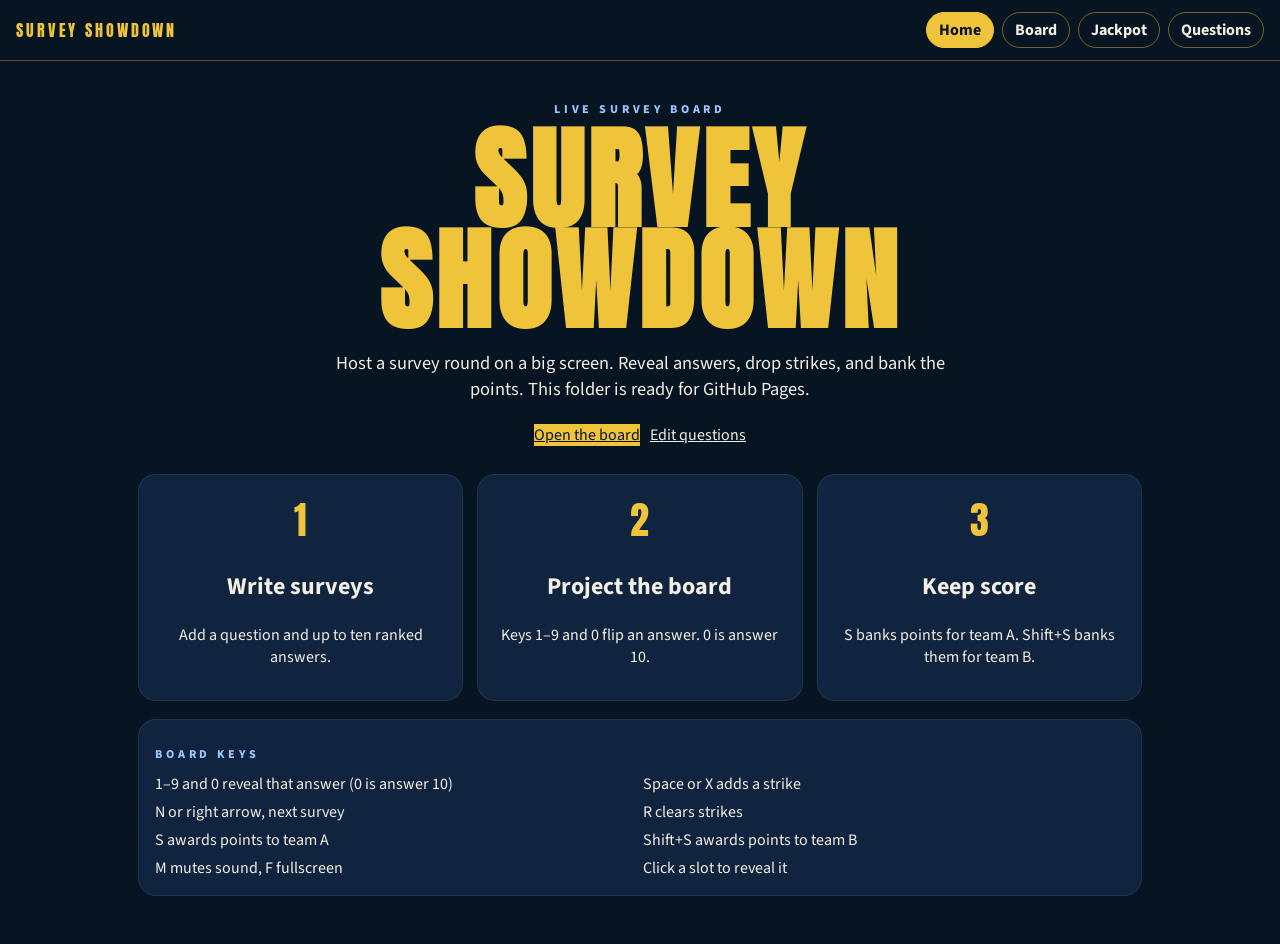
<file: index.html>
<!DOCTYPE html>
<html lang="en">
<head>
  <meta charset="UTF-8" />
  <meta name="viewport" content="width=device-width, initial-scale=1" />
  <title>Survey Showdown</title>
  <link rel="preconnect" href="https://fonts.googleapis.com" />
  <link href="https://fonts.googleapis.com/css2?family=Anton&family=Source+Sans+3:wght@400;700;800&display=swap" rel="stylesheet" />
  <style>
:root {
  --navy: #071422;
  --panel: #10243f;
  --gold: #f0c43a;
  --cream: #f4efe4;
  --blue: #9ec4ff;
  --red: #e23d4a;
}
* { box-sizing: border-box; }
html, body { margin: 0; min-height: 100%; background: var(--navy); color: var(--cream); font-family: "Source Sans 3", "Segoe UI", sans-serif; }
a { color: inherit; }
.nav {
  display: flex; flex-wrap: wrap; justify-content: space-between; align-items: center; gap: 12px;
  padding: 12px 16px; border-bottom: 1px solid rgba(240,196,58,.35); background: rgba(7,20,34,.92);
}
.brand { font-family: Anton, Impact, sans-serif; letter-spacing: .18em; color: var(--gold); text-decoration: none; }
.links { display: flex; gap: 8px; }
.links a, button, .file-label {
  border: 1px solid rgba(240,196,58,.45); border-radius: 999px; padding: 6px 12px;
  text-decoration: none; font-weight: 700; background: transparent; color: var(--cream); cursor: pointer;
}
.links a.active, .gold { background: var(--gold); color: var(--navy); border-color: var(--gold); }
.wrap { max-width: 1040px; margin: 0 auto; padding: 28px 18px 48px; }
h1 { font-family: Anton, Impact, sans-serif; font-size: clamp(3.2rem, 10vw, 7rem); line-height: .9; color: var(--gold); margin: 8px 0; letter-spacing: .04em; }
.lede { max-width: 640px; font-size: 1.15rem; }
.center { text-align: center; }
.kicker { letter-spacing: .32em; font-size: .75rem; font-weight: 800; color: var(--blue); }
.row { display: flex; flex-wrap: wrap; gap: 10px; justify-content: center; margin-top: 22px; }
.cards { display: grid; gap: 14px; margin-top: 28px; }
@media (min-width: 800px) { .cards { grid-template-columns: repeat(3, 1fr); } }
.card, .panel { background: var(--panel); border: 1px solid rgba(255,255,255,.08); border-radius: 18px; padding: 16px; }
.num { font-family: Anton, Impact, sans-serif; font-size: 2.4rem; color: var(--gold); }
.keys { display: grid; gap: 6px; margin-top: 10px; }
@media (min-width: 700px) { .keys { grid-template-columns: 1fr 1fr; } }
label { display: block; font-size: .85rem; font-weight: 700; margin-top: 10px; }
input, textarea {
  width: 100%; margin-top: 4px; border-radius: 10px; border: 1px solid rgba(255,255,255,.16);
  background: var(--navy); color: var(--cream); padding: 8px 10px; font: inherit;
}
.grid8 { display: grid; grid-template-columns: 1fr 5.5rem; gap: 8px; margin-top: 8px; }
.q { background: #071422; border-radius: 12px; padding: 12px; margin-top: 10px; }
.actions { display: flex; gap: 8px; margin-top: 8px; flex-wrap: wrap; }
.note { color: var(--gold); min-height: 1.2em; }
.board-page { min-height: 100vh; display: flex; flex-direction: column; }
.stage { max-width: 1100px; margin: 0 auto; width: 100%; padding: 10px; display: flex; flex-direction: column; gap: 10px; flex: 1; }
.scoreline { display: grid; grid-template-columns: 1fr auto 1fr; gap: 8px; align-items: stretch; }
.team { border: 2px solid var(--gold); border-radius: 12px; text-align: center; background: #10243f; padding: 6px; }
.team input { border: 0; text-align: center; font-weight: 800; letter-spacing: .14em; color: var(--gold); background: transparent; }
.team strong { display: block; font-size: clamp(2rem, 5vw, 3.2rem); }
.logo { font-family: Anton, Impact, sans-serif; color: var(--gold); letter-spacing: .16em; font-size: clamp(1.4rem, 3vw, 2.2rem); }
.question { border: 2px solid var(--gold); background: #12315a; border-radius: 12px; text-align: center; font-weight: 800; font-size: clamp(1.05rem, 2.4vw, 1.6rem); padding: 12px; }
body.board-page { height: 100vh; overflow: hidden; }
.board-page .stage { min-height: 0; height: 100%; }
.slots { flex: 1; min-height: 0; display: grid; gap: 6px; }
@media (min-width: 760px) {
  .slots { grid-template-columns: 1fr 1fr; grid-template-rows: repeat(5, minmax(0, 1fr)); }
}
.slot {
  min-height: 0; height: 100%; display: flex; border: 2px solid #2a4a7a; background: #0d2137; border-radius: 10px;
  overflow: hidden; color: inherit; text-align: left; padding: 0; width: 100%;
}
.slot.on { border-color: var(--gold); box-shadow: 0 0 16px rgba(240,196,58,.35); }
.slot .n { width: 48px; display: flex; align-items: center; justify-content: center; background: #1a3a6e; color: var(--gold); font-size: 1.4rem; font-weight: 900; }
.slot .body { flex: 1; display: flex; align-items: center; justify-content: space-between; padding: 0 12px; font-weight: 800; text-transform: uppercase; }
.slot .body span { opacity: 0; }
.slot.on .body span { opacity: 1; }
.slot .pts { color: var(--gold); font-size: 1.3rem; }
.slot.empty { opacity: .25; }
.strikes { display: flex; justify-content: center; gap: 12px; }
.x {
  width: 58px; height: 58px; border: 4px solid #555; border-radius: 12px; display: flex; align-items: center; justify-content: center;
  font-size: 2rem; font-weight: 900; color: transparent;
}
.x.on { border-color: var(--red); color: var(--red); background: #2a0a0a; }
.bigx { position: fixed; inset: 0; display: none; align-items: center; justify-content: center; font-size: 40vw; font-weight: 900; color: var(--red); pointer-events: none; }
.bigx.show { display: flex; }
.flash { position: fixed; top: 38%; left: 50%; transform: translateX(-50%); font-size: 5rem; font-weight: 900; color: var(--gold); pointer-events: none; display: none; }
.flash.show { display: block; }
.controls {
  position: sticky; bottom: 0; z-index: 5; flex: 0 0 auto;
  display: flex; flex-direction: column; gap: 8px; align-items: center;
  padding: 8px 4px 10px; background: #071422;
}
.controls .row-btns { display: flex; flex-wrap: wrap; gap: 8px; justify-content: center; }
.controls button {
  background: #1a3a6e; color: var(--cream); border-color: rgba(240,196,58,.55);
  padding: 8px 14px; font-size: 1rem;
}
.controls button.gold { background: var(--gold); color: var(--navy); }
.controls button.red { background: var(--red); color: white; border-color: var(--red); }
.controls button.num { min-width: 44px; padding-inline: 0; }
.red { background: var(--red); border-color: var(--red); }
.file-label input { display: none; }

</style>
</head>
<body data-page="home">
  <header class="nav">
    <a class="brand" href="index.html">SURVEY SHOWDOWN</a>
    <nav class="links">
      <a data-nav="home" href="index.html">Home</a>
      <a data-nav="board" href="board.html">Board</a>
      <a data-nav="jackpot" href="jackpot.html">Jackpot</a>
      <a data-nav="admin" href="admin.html">Questions</a>
    </nav>
  </header>
  <main class="wrap center">
    <p class="kicker">LIVE SURVEY BOARD</p>
    <h1>SURVEY<br />SHOWDOWN</h1>
    <p class="lede" style="margin-inline:auto">Host a survey round on a big screen. Reveal answers, drop strikes, and bank the points. This folder is ready for GitHub Pages.</p>
    <div class="row">
      <a class="gold" href="board.html">Open the board</a>
      <a href="admin.html">Edit questions</a>
    </div>
    <section class="cards">
      <article class="card"><div class="num">1</div><h2>Write surveys</h2><p>Add a question and up to ten ranked answers.</p></article>
      <article class="card"><div class="num">2</div><h2>Project the board</h2><p>Keys 1–9 and 0 flip an answer. 0 is answer 10.</p></article>
      <article class="card"><div class="num">3</div><h2>Keep score</h2><p>S banks points for team A. Shift+S banks them for team B.</p></article>
    </section>
    <section class="panel" style="margin-top:18px;text-align:left">
      <h2 class="kicker">BOARD KEYS</h2>
      <div class="keys">
        <div>1–9 and 0 reveal that answer (0 is answer 10)</div>
        <div>Space or X adds a strike</div>
        <div>N or right arrow, next survey</div>
        <div>R clears strikes</div>
        <div>S awards points to team A</div>
        <div>Shift+S awards points to team B</div>
        <div>M mutes sound, F fullscreen</div>
        <div>Click a slot to reveal it</div>
      </div>
    </section>
  </main>
  <script>
const KEY = "survey-showdown-v1";
const SETTINGS_KEY = "survey-showdown-settings";
const SCORES_KEY = "survey-showdown-scores";

const SAMPLES = [
  {
    id: "sample-sleep",
    question: "Name something people do when they cannot sleep",
    answers: [
      ["Count sheep", 28], ["Watch TV", 22], ["Read a book", 15], ["Warm milk", 12],
      ["Scroll a phone", 9], ["Listen to music", 6], ["Worry", 5], ["Get a snack", 3],
      ["Toss and turn", 2], ["Pray", 1],
    ],
  },
  {
    id: "sample-sick",
    question: "Name a reason people call in sick",
    answers: [
      ["Actually sick", 35], ["Need a day off", 18], ["Kids are home", 14], ["Doctor visit", 12],
      ["Too tired", 8], ["Bad weather", 6], ["Overslept", 4], ["Car trouble", 3],
      ["Appointment", 2], ["Migraine", 1],
    ],
  },
  {
    id: "sample-drawer",
    question: "Name something you find in a kitchen drawer",
    answers: [
      ["Utensils", 32], ["Junk mail", 20], ["Batteries", 14], ["Rubber bands", 10],
      ["Tape", 8], ["Scissors", 7], ["Takeout menus", 5], ["Matches", 4],
      ["Twist ties", 2], ["Coupons", 1],
    ],
  },
].map(pack);

function pack(row) {
  return {
    id: row.id,
    question: row.question,
    answers: row.answers.map(([text, points]) => ({ text, points })),
  };
}

function uid() {
  return Math.random().toString(36).slice(2, 10);
}

function loadSurveys() {
  try {
    const raw = localStorage.getItem(KEY);
    const parsed = raw ? JSON.parse(raw) : null;
    if (!Array.isArray(parsed) || !parsed.length) return SAMPLES;
    return parsed;
  } catch {
    return SAMPLES;
  }
}

function saveSurveys(list) {
  localStorage.setItem(KEY, JSON.stringify(list));
}

function loadSettings() {
  try {
    return JSON.parse(localStorage.getItem(SETTINGS_KEY) || "{}");
  } catch {
    return {};
  }
}

function normalize(input) {
  const answers = (input.answers || [])
    .map((a) => ({ text: String(a.text || "").trim(), points: Math.max(0, Math.round(Number(a.points) || 0)) }))
    .filter((a) => a.text)
    .sort((a, b) => b.points - a.points)
    .slice(0, 10);
  return { id: input.id || uid(), question: String(input.question || "").trim(), answers };
}

const audioBag = { ctx: null, muted: false };

function audio() {
  if (!audioBag.ctx) audioBag.ctx = new AudioContext();
  if (audioBag.ctx.state === "suspended") audioBag.ctx.resume();
  return audioBag.ctx;
}

function tone(freq, duration, type, gainValue, when = 0) {
  if (audioBag.muted) return;
  const a = audio();
  const osc = a.createOscillator();
  const gain = a.createGain();
  osc.type = type;
  osc.frequency.value = freq;
  const t = a.currentTime + when;
  gain.gain.setValueAtTime(0.0001, t);
  gain.gain.exponentialRampToValueAtTime(gainValue, t + 0.012);
  gain.gain.exponentialRampToValueAtTime(0.0001, t + duration);
  osc.connect(gain);
  gain.connect(a.destination);
  osc.start(t);
  osc.stop(t + duration + 0.02);
}

const sounds = {
  reveal() { tone(880, 0.16, "sine", 0.28); tone(1175, 0.32, "sine", 0.22, 0.06); },
  strike() { tone(110, 0.42, "sawtooth", 0.22); tone(78, 0.4, "square", 0.12); },
  points() { [523, 659, 784, 1046].forEach((f, i) => tone(f, 0.26, "triangle", 0.22, i * 0.07)); },
  next() { tone(320, 0.14, "sine", 0.12); },
  toggle() { audioBag.muted = !audioBag.muted; return audioBag.muted; },
};

function nav(active) {
  document.querySelectorAll("[data-nav]").forEach((el) => {
    if (el.getAttribute("data-nav") === active) el.classList.add("active");
  });
}

function bootAdmin() {
  nav("admin");
  let surveys = loadSurveys();
  const settings = loadSettings();
  const question = document.querySelector("#question");
  const note = document.querySelector("#note");
  const list = document.querySelector("#list");
  const url = document.querySelector("#url");
  const key = document.querySelector("#key");
  const editing = { id: "" };
  url.value = settings.url || "";
  key.value = settings.anonKey || "";

  const inputs = [...document.querySelectorAll("[data-answer]")];
  const points = [...document.querySelectorAll("[data-points]")];

  function clearForm() {
    editing.id = "";
    question.value = "";
    inputs.forEach((el) => { el.value = ""; });
    points.forEach((el) => { el.value = ""; });
  }

  function render() {
    list.innerHTML = surveys.map((s) => `
      <article class="q">
        <strong>${escapeHtml(s.question)}</strong>
        <p>${escapeHtml(s.answers.map((a) => `${a.text} (${a.points})`).join(" · "))}</p>
        <div class="actions">
          <button type="button" data-edit="${s.id}">Edit</button>
          <button type="button" class="red" data-del="${s.id}">Delete</button>
        </div>
      </article>`).join("") || "<p>No questions yet.</p>";
  }

  document.querySelector("#form").addEventListener("submit", (e) => {
    e.preventDefault();
    const clean = normalize({
      id: editing.id,
      question: question.value,
      answers: inputs.map((el, i) => ({ text: el.value, points: points[i].value })),
    });
    if (!clean.question || !clean.answers.length) {
      note.textContent = "Add a question and at least one answer.";
      return;
    }
    surveys = surveys.some((s) => s.id === clean.id)
      ? surveys.map((s) => (s.id === clean.id ? clean : s))
      : [...surveys, clean];
    saveSurveys(surveys);
    clearForm();
    render();
    note.textContent = "Saved in this browser.";
  });

  list.addEventListener("click", (e) => {
    const edit = e.target.closest("[data-edit]");
    const del = e.target.closest("[data-del]");
    if (edit) {
      const found = surveys.find((s) => s.id === edit.dataset.edit);
      if (!found) return;
      editing.id = found.id;
      question.value = found.question;
      inputs.forEach((el, i) => { el.value = found.answers[i]?.text || ""; });
      points.forEach((el, i) => { el.value = found.answers[i]?.points || ""; });
      window.scrollTo({ top: 0, behavior: "smooth" });
    }
    if (del) {
      surveys = surveys.filter((s) => s.id !== del.dataset.del);
      saveSurveys(surveys);
      render();
    }
  });

  document.querySelector("#upload").addEventListener("click", async () => {
    const cloud = { url: url.value.trim(), anonKey: key.value.trim() };
    localStorage.setItem(SETTINGS_KEY, JSON.stringify(cloud));
    if (!cloud.url || !cloud.anonKey) return (note.textContent = "Add a Supabase URL and anon key.");
    const res = await fetch(cloud.url.replace(/\/+$/, "") + "/rest/v1/surveys", {
      method: "POST",
      headers: {
        apikey: cloud.anonKey,
        Authorization: "Bearer " + cloud.anonKey,
        "Content-Type": "application/json",
        Prefer: "resolution=merge-duplicates,return=minimal",
      },
      body: JSON.stringify(surveys),
    });
    note.textContent = res.ok ? "Uploaded to Supabase." : "Upload failed (" + res.status + ")";
  });

  document.querySelector("#download").addEventListener("click", async () => {
    const cloud = { url: url.value.trim(), anonKey: key.value.trim() };
    localStorage.setItem(SETTINGS_KEY, JSON.stringify(cloud));
    if (!cloud.url || !cloud.anonKey) return (note.textContent = "Add a Supabase URL and anon key.");
    const res = await fetch(cloud.url.replace(/\/+$/, "") + "/rest/v1/surveys?select=id,question,answers", {
      headers: { apikey: cloud.anonKey, Authorization: "Bearer " + cloud.anonKey },
    });
    if (!res.ok) return (note.textContent = "Download failed (" + res.status + ")");
    const rows = await res.json();
    surveys = rows.map(normalize).filter((s) => s.question);
    saveSurveys(surveys);
    render();
    note.textContent = "Loaded " + surveys.length + " surveys.";
  });

  document.querySelector("#export").addEventListener("click", () => {
    const blob = new Blob([JSON.stringify(surveys, null, 2)], { type: "application/json" });
    const href = URL.createObjectURL(blob);
    const a = document.createElement("a");
    a.href = href;
    a.download = "surveys.json";
    a.click();
    URL.revokeObjectURL(href);
  });

  document.querySelector("#import").addEventListener("change", (e) => {
    const file = e.target.files[0];
    if (!file) return;
    const reader = new FileReader();
    reader.onload = () => {
      surveys = JSON.parse(String(reader.result)).map(normalize).filter((s) => s.question);
      saveSurveys(surveys);
      render();
      note.textContent = "Imported " + surveys.length + " surveys.";
    };
    reader.readAsText(file);
  });

  render();
}

function escapeHtml(value) {
  return String(value).replace(/[&<>"']/g, (ch) => {
    const code = ch.charCodeAt(0);
    if (code === 38) return "&" + "amp;";
    if (code === 60) return "&" + "lt;";
    if (code === 62) return "&" + "gt;";
    if (code === 34) return "&" + "quot;";
    return "&" + "#39;";
  });
}

function bootBoard() {
  nav("board");
  const surveys = loadSurveys();
  let index = 0;
  let open = new Set();
  let strikes = 0;
  let scores = JSON.parse(localStorage.getItem(SCORES_KEY) || "null") || {
    leftName: "TEAM A", rightName: "TEAM B", leftScore: 0, rightScore: 0,
  };
  const question = document.querySelector("#question");
  const slots = document.querySelector("#slots");
  const count = document.querySelector("#count");
  const strikeEls = [...document.querySelectorAll("[data-strike]")];
  const bigx = document.querySelector("#bigx");
  const flash = document.querySelector("#flash");
  const leftName = document.querySelector("#left-name");
  const rightName = document.querySelector("#right-name");
  const leftScore = document.querySelector("#left-score");
  const rightScore = document.querySelector("#right-score");

  function paintScores() {
    leftName.value = scores.leftName;
    rightName.value = scores.rightName;
    leftScore.textContent = scores.leftScore;
    rightScore.textContent = scores.rightScore;
    localStorage.setItem(SCORES_KEY, JSON.stringify(scores));
  }

  function paint() {
    const survey = surveys[index];
    count.textContent = index + 1 + " / " + surveys.length;
    question.textContent = survey.question;
    slots.innerHTML = Array.from({ length: 10 }, (_, i) => {
      const answer = survey.answers[i];
      if (!answer) return `<div class="slot empty"><span class="n">${i + 1}</span></div>`;
      const on = open.has(i) ? " on" : "";
      return `<button class="slot${on}" data-slot="${i}"><span class="n">${i + 1}</span><span class="body"><span>${escapeHtml(answer.text)}</span><span class="pts">${answer.points}</span></span></button>`;
    }).join("");
    strikeEls.forEach((el, i) => el.classList.toggle("on", strikes > i));
    paintScores();
  }

  function reveal(i) {
    const survey = surveys[index];
    if (!survey.answers[i] || open.has(i)) return;
    open.add(i);
    sounds.reveal();
    paint();
  }

  function addStrike() {
    if (strikes >= 3) return;
    strikes += 1;
    sounds.strike();
    bigx.classList.add("show");
    setTimeout(() => { bigx.classList.remove("show"); }, 700);
    paint();
  }

  function award(side) {
    const survey = surveys[index];
    let total = 0;
    open.forEach((i) => { total += survey.answers[i].points; });
    if (!total) return;
    scores[side] += total;
    sounds.points();
    flash.classList.add("show");
    flash.textContent = "+" + total;
    setTimeout(() => { flash.classList.remove("show"); }, 1100);
    paintScores();
  }

  function go(delta) {
    index = (index + delta + surveys.length) % surveys.length;
    open = new Set();
    strikes = 0;
    sounds.next();
    paint();
  }

  slots.addEventListener("click", (e) => {
    const slot = e.target.closest("[data-slot]");
    if (slot) reveal(Number(slot.dataset.slot));
  });
  document.querySelector("#strike").addEventListener("click", addStrike);
  document.querySelector("#clear").addEventListener("click", () => { strikes = 0; paint(); });
  document.querySelector("#points-a").addEventListener("click", () => award("leftScore"));
  document.querySelector("#points-b").addEventListener("click", () => award("rightScore"));
  document.querySelector("#prev").addEventListener("click", () => go(-1));
  document.querySelector("#next").addEventListener("click", () => go(1));
  document.querySelector("#mute").addEventListener("click", (e) => {
    e.currentTarget.textContent = sounds.toggle() ? "Sound off" : "Sound on";
  });
  leftName.addEventListener("input", () => { scores.leftName = leftName.value.toUpperCase(); paintScores(); });
  rightName.addEventListener("input", () => { scores.rightName = rightName.value.toUpperCase(); paintScores(); });

  window.addEventListener("keydown", (e) => {
    if (e.target.tagName === "INPUT" || e.target.tagName === "TEXTAREA") return;
    const key = e.key.toLowerCase();
    if (key >= "1" && key <= "9") reveal(Number(key) - 1);
    if (key === "0") reveal(9);
    if (key === " " || key === "x") { e.preventDefault(); addStrike(); }
    if (key === "n" || key === "arrowright") go(1);
    if (key === "arrowleft") go(-1);
    if (key === "r") { strikes = 0; paint(); }
    if (key === "s") award(e.shiftKey ? "rightScore" : "leftScore");
    if (key === "m") document.querySelector("#mute").click();
    if (key === "f") {
      if (!document.fullscreenElement) document.documentElement.requestFullscreen();
      else document.exitFullscreen();
    }
  });

  if (!surveys.length) {
    question.textContent = "Add a question first.";
    return;
  }
  paint();
}

document.addEventListener("DOMContentLoaded", () => {
  const page = document.body.dataset.page;
  if (page === "admin") bootAdmin();
  if (page === "board") bootBoard();
  if (page === "home") nav("home");
});

</script>
</body>
</html>
</file>
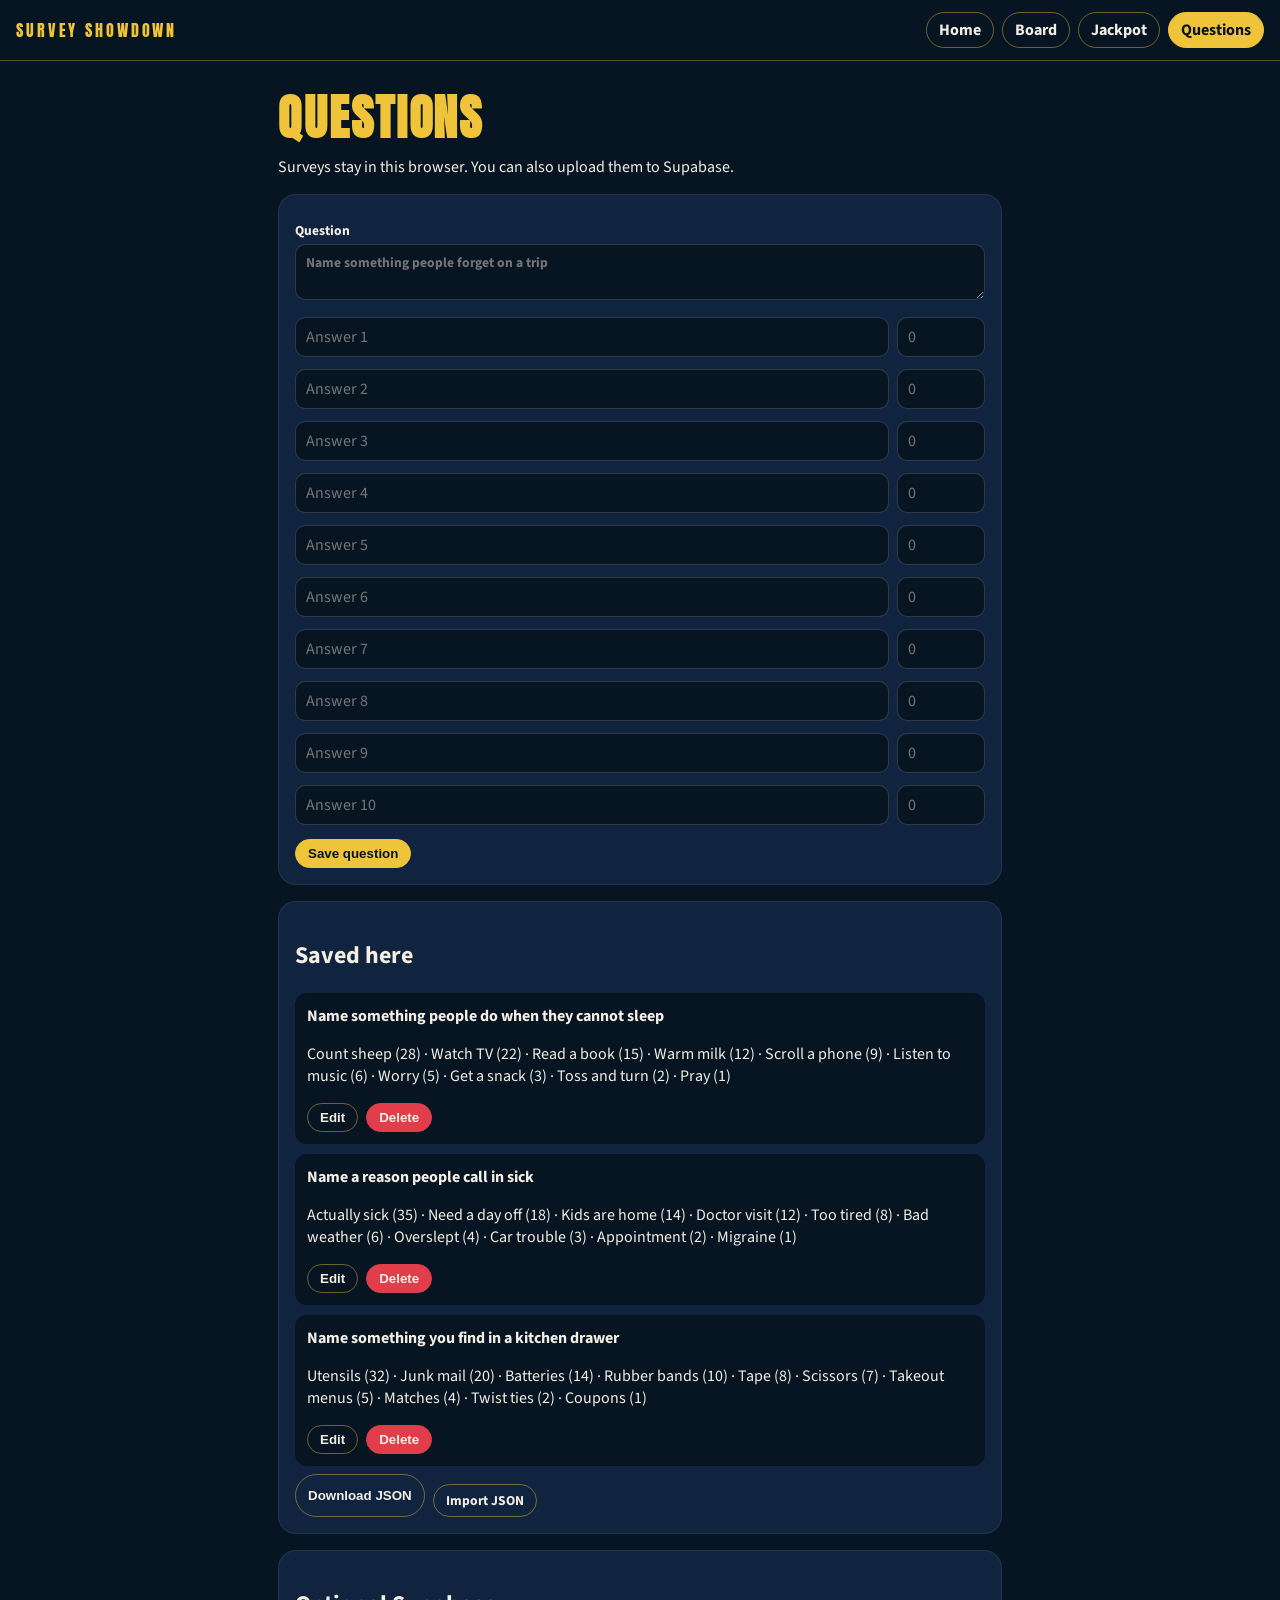
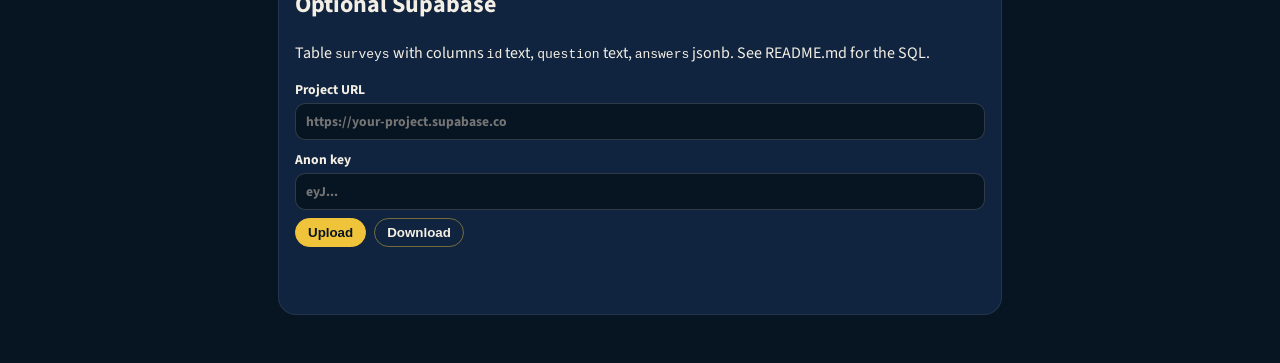
<file: admin.html>
<!DOCTYPE html>
<html lang="en">
<head>
  <meta charset="UTF-8" />
  <meta name="viewport" content="width=device-width, initial-scale=1" />
  <title>Questions · Survey Showdown</title>
  <link rel="preconnect" href="https://fonts.googleapis.com" />
  <link href="https://fonts.googleapis.com/css2?family=Anton&family=Source+Sans+3:wght@400;700;800&display=swap" rel="stylesheet" />
  <style>
:root {
  --navy: #071422;
  --panel: #10243f;
  --gold: #f0c43a;
  --cream: #f4efe4;
  --blue: #9ec4ff;
  --red: #e23d4a;
}
* { box-sizing: border-box; }
html, body { margin: 0; min-height: 100%; background: var(--navy); color: var(--cream); font-family: "Source Sans 3", "Segoe UI", sans-serif; }
a { color: inherit; }
.nav {
  display: flex; flex-wrap: wrap; justify-content: space-between; align-items: center; gap: 12px;
  padding: 12px 16px; border-bottom: 1px solid rgba(240,196,58,.35); background: rgba(7,20,34,.92);
}
.brand { font-family: Anton, Impact, sans-serif; letter-spacing: .18em; color: var(--gold); text-decoration: none; }
.links { display: flex; gap: 8px; }
.links a, button, .file-label {
  border: 1px solid rgba(240,196,58,.45); border-radius: 999px; padding: 6px 12px;
  text-decoration: none; font-weight: 700; background: transparent; color: var(--cream); cursor: pointer;
}
.links a.active, .gold { background: var(--gold); color: var(--navy); border-color: var(--gold); }
.wrap { max-width: 1040px; margin: 0 auto; padding: 28px 18px 48px; }
h1 { font-family: Anton, Impact, sans-serif; font-size: clamp(3.2rem, 10vw, 7rem); line-height: .9; color: var(--gold); margin: 8px 0; letter-spacing: .04em; }
.lede { max-width: 640px; font-size: 1.15rem; }
.center { text-align: center; }
.kicker { letter-spacing: .32em; font-size: .75rem; font-weight: 800; color: var(--blue); }
.row { display: flex; flex-wrap: wrap; gap: 10px; justify-content: center; margin-top: 22px; }
.cards { display: grid; gap: 14px; margin-top: 28px; }
@media (min-width: 800px) { .cards { grid-template-columns: repeat(3, 1fr); } }
.card, .panel { background: var(--panel); border: 1px solid rgba(255,255,255,.08); border-radius: 18px; padding: 16px; }
.num { font-family: Anton, Impact, sans-serif; font-size: 2.4rem; color: var(--gold); }
.keys { display: grid; gap: 6px; margin-top: 10px; }
@media (min-width: 700px) { .keys { grid-template-columns: 1fr 1fr; } }
label { display: block; font-size: .85rem; font-weight: 700; margin-top: 10px; }
input, textarea {
  width: 100%; margin-top: 4px; border-radius: 10px; border: 1px solid rgba(255,255,255,.16);
  background: var(--navy); color: var(--cream); padding: 8px 10px; font: inherit;
}
.grid8 { display: grid; grid-template-columns: 1fr 5.5rem; gap: 8px; margin-top: 8px; }
.q { background: #071422; border-radius: 12px; padding: 12px; margin-top: 10px; }
.actions { display: flex; gap: 8px; margin-top: 8px; flex-wrap: wrap; }
.note { color: var(--gold); min-height: 1.2em; }
.board-page { min-height: 100vh; display: flex; flex-direction: column; }
.stage { max-width: 1100px; margin: 0 auto; width: 100%; padding: 10px; display: flex; flex-direction: column; gap: 10px; flex: 1; }
.scoreline { display: grid; grid-template-columns: 1fr auto 1fr; gap: 8px; align-items: stretch; }
.team { border: 2px solid var(--gold); border-radius: 12px; text-align: center; background: #10243f; padding: 6px; }
.team input { border: 0; text-align: center; font-weight: 800; letter-spacing: .14em; color: var(--gold); background: transparent; }
.team strong { display: block; font-size: clamp(2rem, 5vw, 3.2rem); }
.logo { font-family: Anton, Impact, sans-serif; color: var(--gold); letter-spacing: .16em; font-size: clamp(1.4rem, 3vw, 2.2rem); }
.question { border: 2px solid var(--gold); background: #12315a; border-radius: 12px; text-align: center; font-weight: 800; font-size: clamp(1.05rem, 2.4vw, 1.6rem); padding: 12px; }
body.board-page { height: 100vh; overflow: hidden; }
.board-page .stage { min-height: 0; height: 100%; }
.slots { flex: 1; min-height: 0; display: grid; gap: 6px; }
@media (min-width: 760px) {
  .slots { grid-template-columns: 1fr 1fr; grid-template-rows: repeat(5, minmax(0, 1fr)); }
}
.slot {
  min-height: 0; height: 100%; display: flex; border: 2px solid #2a4a7a; background: #0d2137; border-radius: 10px;
  overflow: hidden; color: inherit; text-align: left; padding: 0; width: 100%;
}
.slot.on { border-color: var(--gold); box-shadow: 0 0 16px rgba(240,196,58,.35); }
.slot .n { width: 48px; display: flex; align-items: center; justify-content: center; background: #1a3a6e; color: var(--gold); font-size: 1.4rem; font-weight: 900; }
.slot .body { flex: 1; display: flex; align-items: center; justify-content: space-between; padding: 0 12px; font-weight: 800; text-transform: uppercase; }
.slot .body span { opacity: 0; }
.slot.on .body span { opacity: 1; }
.slot .pts { color: var(--gold); font-size: 1.3rem; }
.slot.empty { opacity: .25; }
.strikes { display: flex; justify-content: center; gap: 12px; }
.x {
  width: 58px; height: 58px; border: 4px solid #555; border-radius: 12px; display: flex; align-items: center; justify-content: center;
  font-size: 2rem; font-weight: 900; color: transparent;
}
.x.on { border-color: var(--red); color: var(--red); background: #2a0a0a; }
.bigx { position: fixed; inset: 0; display: none; align-items: center; justify-content: center; font-size: 40vw; font-weight: 900; color: var(--red); pointer-events: none; }
.bigx.show { display: flex; }
.flash { position: fixed; top: 38%; left: 50%; transform: translateX(-50%); font-size: 5rem; font-weight: 900; color: var(--gold); pointer-events: none; display: none; }
.flash.show { display: block; }
.controls {
  position: sticky; bottom: 0; z-index: 5; flex: 0 0 auto;
  display: flex; flex-direction: column; gap: 8px; align-items: center;
  padding: 8px 4px 10px; background: #071422;
}
.controls .row-btns { display: flex; flex-wrap: wrap; gap: 8px; justify-content: center; }
.controls button {
  background: #1a3a6e; color: var(--cream); border-color: rgba(240,196,58,.55);
  padding: 8px 14px; font-size: 1rem;
}
.controls button.gold { background: var(--gold); color: var(--navy); }
.controls button.red { background: var(--red); color: white; border-color: var(--red); }
.controls button.num { min-width: 44px; padding-inline: 0; }
.red { background: var(--red); border-color: var(--red); }
.file-label input { display: none; }

</style>
</head>
<body data-page="admin">
  <header class="nav">
    <a class="brand" href="index.html">SURVEY SHOWDOWN</a>
    <nav class="links">
      <a data-nav="home" href="index.html">Home</a>
      <a data-nav="board" href="board.html">Board</a>
      <a data-nav="jackpot" href="jackpot.html">Jackpot</a>
      <a data-nav="admin" href="admin.html">Questions</a>
    </nav>
  </header>
  <main class="wrap" style="max-width:760px">
    <h1 style="font-size:3rem">QUESTIONS</h1>
    <p>Surveys stay in this browser. You can also upload them to Supabase.</p>
    <form id="form" class="panel">
      <label>Question<textarea id="question" rows="2" required placeholder="Name something people forget on a trip"></textarea></label>
      <div id="answers"></div>
      <button class="gold" style="margin-top:14px" type="submit">Save question</button>
    </form>
    <section class="panel" style="margin-top:16px">
      <h2>Saved here</h2>
      <div id="list"></div>
      <div class="actions">
        <button id="export" type="button">Download JSON</button>
        <label class="file-label">Import JSON<input id="import" type="file" accept="application/json" /></label>
      </div>
    </section>
    <section class="panel" style="margin-top:16px">
      <h2>Optional Supabase</h2>
      <p>Table <code>surveys</code> with columns <code>id</code> text, <code>question</code> text, <code>answers</code> jsonb. See README.md for the SQL.</p>
      <label>Project URL<input id="url" placeholder="https://your-project.supabase.co" /></label>
      <label>Anon key<input id="key" placeholder="eyJ..." /></label>
      <div class="actions">
        <button id="upload" class="gold" type="button">Upload</button>
        <button id="download" type="button">Download</button>
      </div>
      <p id="note" class="note"></p>
    </section>
  </main>
  <script>
    document.getElementById("answers").innerHTML = Array.from({ length: 10 }, (_, i) => `
      <div class="grid8">
        <input data-answer placeholder="Answer ${i + 1}" />
        <input data-points type="number" min="0" placeholder="0" />
      </div>`).join("");
  </script>
  <script>
const KEY = "survey-showdown-v1";
const SETTINGS_KEY = "survey-showdown-settings";
const SCORES_KEY = "survey-showdown-scores";

const SAMPLES = [
  {
    id: "sample-sleep",
    question: "Name something people do when they cannot sleep",
    answers: [
      ["Count sheep", 28], ["Watch TV", 22], ["Read a book", 15], ["Warm milk", 12],
      ["Scroll a phone", 9], ["Listen to music", 6], ["Worry", 5], ["Get a snack", 3],
      ["Toss and turn", 2], ["Pray", 1],
    ],
  },
  {
    id: "sample-sick",
    question: "Name a reason people call in sick",
    answers: [
      ["Actually sick", 35], ["Need a day off", 18], ["Kids are home", 14], ["Doctor visit", 12],
      ["Too tired", 8], ["Bad weather", 6], ["Overslept", 4], ["Car trouble", 3],
      ["Appointment", 2], ["Migraine", 1],
    ],
  },
  {
    id: "sample-drawer",
    question: "Name something you find in a kitchen drawer",
    answers: [
      ["Utensils", 32], ["Junk mail", 20], ["Batteries", 14], ["Rubber bands", 10],
      ["Tape", 8], ["Scissors", 7], ["Takeout menus", 5], ["Matches", 4],
      ["Twist ties", 2], ["Coupons", 1],
    ],
  },
].map(pack);

function pack(row) {
  return {
    id: row.id,
    question: row.question,
    answers: row.answers.map(([text, points]) => ({ text, points })),
  };
}

function uid() {
  return Math.random().toString(36).slice(2, 10);
}

function loadSurveys() {
  try {
    const raw = localStorage.getItem(KEY);
    const parsed = raw ? JSON.parse(raw) : null;
    if (!Array.isArray(parsed) || !parsed.length) return SAMPLES;
    return parsed;
  } catch {
    return SAMPLES;
  }
}

function saveSurveys(list) {
  localStorage.setItem(KEY, JSON.stringify(list));
}

function loadSettings() {
  try {
    return JSON.parse(localStorage.getItem(SETTINGS_KEY) || "{}");
  } catch {
    return {};
  }
}

function normalize(input) {
  const answers = (input.answers || [])
    .map((a) => ({ text: String(a.text || "").trim(), points: Math.max(0, Math.round(Number(a.points) || 0)) }))
    .filter((a) => a.text)
    .sort((a, b) => b.points - a.points)
    .slice(0, 10);
  return { id: input.id || uid(), question: String(input.question || "").trim(), answers };
}

const audioBag = { ctx: null, muted: false };

function audio() {
  if (!audioBag.ctx) audioBag.ctx = new AudioContext();
  if (audioBag.ctx.state === "suspended") audioBag.ctx.resume();
  return audioBag.ctx;
}

function tone(freq, duration, type, gainValue, when = 0) {
  if (audioBag.muted) return;
  const a = audio();
  const osc = a.createOscillator();
  const gain = a.createGain();
  osc.type = type;
  osc.frequency.value = freq;
  const t = a.currentTime + when;
  gain.gain.setValueAtTime(0.0001, t);
  gain.gain.exponentialRampToValueAtTime(gainValue, t + 0.012);
  gain.gain.exponentialRampToValueAtTime(0.0001, t + duration);
  osc.connect(gain);
  gain.connect(a.destination);
  osc.start(t);
  osc.stop(t + duration + 0.02);
}

const sounds = {
  reveal() { tone(880, 0.16, "sine", 0.28); tone(1175, 0.32, "sine", 0.22, 0.06); },
  strike() { tone(110, 0.42, "sawtooth", 0.22); tone(78, 0.4, "square", 0.12); },
  points() { [523, 659, 784, 1046].forEach((f, i) => tone(f, 0.26, "triangle", 0.22, i * 0.07)); },
  next() { tone(320, 0.14, "sine", 0.12); },
  toggle() { audioBag.muted = !audioBag.muted; return audioBag.muted; },
};

function nav(active) {
  document.querySelectorAll("[data-nav]").forEach((el) => {
    if (el.getAttribute("data-nav") === active) el.classList.add("active");
  });
}

function bootAdmin() {
  nav("admin");
  let surveys = loadSurveys();
  const settings = loadSettings();
  const question = document.querySelector("#question");
  const note = document.querySelector("#note");
  const list = document.querySelector("#list");
  const url = document.querySelector("#url");
  const key = document.querySelector("#key");
  const editing = { id: "" };
  url.value = settings.url || "";
  key.value = settings.anonKey || "";

  const inputs = [...document.querySelectorAll("[data-answer]")];
  const points = [...document.querySelectorAll("[data-points]")];

  function clearForm() {
    editing.id = "";
    question.value = "";
    inputs.forEach((el) => { el.value = ""; });
    points.forEach((el) => { el.value = ""; });
  }

  function render() {
    list.innerHTML = surveys.map((s) => `
      <article class="q">
        <strong>${escapeHtml(s.question)}</strong>
        <p>${escapeHtml(s.answers.map((a) => `${a.text} (${a.points})`).join(" · "))}</p>
        <div class="actions">
          <button type="button" data-edit="${s.id}">Edit</button>
          <button type="button" class="red" data-del="${s.id}">Delete</button>
        </div>
      </article>`).join("") || "<p>No questions yet.</p>";
  }

  document.querySelector("#form").addEventListener("submit", (e) => {
    e.preventDefault();
    const clean = normalize({
      id: editing.id,
      question: question.value,
      answers: inputs.map((el, i) => ({ text: el.value, points: points[i].value })),
    });
    if (!clean.question || !clean.answers.length) {
      note.textContent = "Add a question and at least one answer.";
      return;
    }
    surveys = surveys.some((s) => s.id === clean.id)
      ? surveys.map((s) => (s.id === clean.id ? clean : s))
      : [...surveys, clean];
    saveSurveys(surveys);
    clearForm();
    render();
    note.textContent = "Saved in this browser.";
  });

  list.addEventListener("click", (e) => {
    const edit = e.target.closest("[data-edit]");
    const del = e.target.closest("[data-del]");
    if (edit) {
      const found = surveys.find((s) => s.id === edit.dataset.edit);
      if (!found) return;
      editing.id = found.id;
      question.value = found.question;
      inputs.forEach((el, i) => { el.value = found.answers[i]?.text || ""; });
      points.forEach((el, i) => { el.value = found.answers[i]?.points || ""; });
      window.scrollTo({ top: 0, behavior: "smooth" });
    }
    if (del) {
      surveys = surveys.filter((s) => s.id !== del.dataset.del);
      saveSurveys(surveys);
      render();
    }
  });

  document.querySelector("#upload").addEventListener("click", async () => {
    const cloud = { url: url.value.trim(), anonKey: key.value.trim() };
    localStorage.setItem(SETTINGS_KEY, JSON.stringify(cloud));
    if (!cloud.url || !cloud.anonKey) return (note.textContent = "Add a Supabase URL and anon key.");
    const res = await fetch(cloud.url.replace(/\/+$/, "") + "/rest/v1/surveys", {
      method: "POST",
      headers: {
        apikey: cloud.anonKey,
        Authorization: "Bearer " + cloud.anonKey,
        "Content-Type": "application/json",
        Prefer: "resolution=merge-duplicates,return=minimal",
      },
      body: JSON.stringify(surveys),
    });
    note.textContent = res.ok ? "Uploaded to Supabase." : "Upload failed (" + res.status + ")";
  });

  document.querySelector("#download").addEventListener("click", async () => {
    const cloud = { url: url.value.trim(), anonKey: key.value.trim() };
    localStorage.setItem(SETTINGS_KEY, JSON.stringify(cloud));
    if (!cloud.url || !cloud.anonKey) return (note.textContent = "Add a Supabase URL and anon key.");
    const res = await fetch(cloud.url.replace(/\/+$/, "") + "/rest/v1/surveys?select=id,question,answers", {
      headers: { apikey: cloud.anonKey, Authorization: "Bearer " + cloud.anonKey },
    });
    if (!res.ok) return (note.textContent = "Download failed (" + res.status + ")");
    const rows = await res.json();
    surveys = rows.map(normalize).filter((s) => s.question);
    saveSurveys(surveys);
    render();
    note.textContent = "Loaded " + surveys.length + " surveys.";
  });

  document.querySelector("#export").addEventListener("click", () => {
    const blob = new Blob([JSON.stringify(surveys, null, 2)], { type: "application/json" });
    const href = URL.createObjectURL(blob);
    const a = document.createElement("a");
    a.href = href;
    a.download = "surveys.json";
    a.click();
    URL.revokeObjectURL(href);
  });

  document.querySelector("#import").addEventListener("change", (e) => {
    const file = e.target.files[0];
    if (!file) return;
    const reader = new FileReader();
    reader.onload = () => {
      surveys = JSON.parse(String(reader.result)).map(normalize).filter((s) => s.question);
      saveSurveys(surveys);
      render();
      note.textContent = "Imported " + surveys.length + " surveys.";
    };
    reader.readAsText(file);
  });

  render();
}

function escapeHtml(value) {
  return String(value).replace(/[&<>"']/g, (ch) => {
    const code = ch.charCodeAt(0);
    if (code === 38) return "&" + "amp;";
    if (code === 60) return "&" + "lt;";
    if (code === 62) return "&" + "gt;";
    if (code === 34) return "&" + "quot;";
    return "&" + "#39;";
  });
}

function bootBoard() {
  nav("board");
  const surveys = loadSurveys();
  let index = 0;
  let open = new Set();
  let strikes = 0;
  let scores = JSON.parse(localStorage.getItem(SCORES_KEY) || "null") || {
    leftName: "TEAM A", rightName: "TEAM B", leftScore: 0, rightScore: 0,
  };
  const question = document.querySelector("#question");
  const slots = document.querySelector("#slots");
  const count = document.querySelector("#count");
  const strikeEls = [...document.querySelectorAll("[data-strike]")];
  const bigx = document.querySelector("#bigx");
  const flash = document.querySelector("#flash");
  const leftName = document.querySelector("#left-name");
  const rightName = document.querySelector("#right-name");
  const leftScore = document.querySelector("#left-score");
  const rightScore = document.querySelector("#right-score");

  function paintScores() {
    leftName.value = scores.leftName;
    rightName.value = scores.rightName;
    leftScore.textContent = scores.leftScore;
    rightScore.textContent = scores.rightScore;
    localStorage.setItem(SCORES_KEY, JSON.stringify(scores));
  }

  function paint() {
    const survey = surveys[index];
    count.textContent = index + 1 + " / " + surveys.length;
    question.textContent = survey.question;
    slots.innerHTML = Array.from({ length: 10 }, (_, i) => {
      const answer = survey.answers[i];
      if (!answer) return `<div class="slot empty"><span class="n">${i + 1}</span></div>`;
      const on = open.has(i) ? " on" : "";
      return `<button class="slot${on}" data-slot="${i}"><span class="n">${i + 1}</span><span class="body"><span>${escapeHtml(answer.text)}</span><span class="pts">${answer.points}</span></span></button>`;
    }).join("");
    strikeEls.forEach((el, i) => el.classList.toggle("on", strikes > i));
    paintScores();
  }

  function reveal(i) {
    const survey = surveys[index];
    if (!survey.answers[i] || open.has(i)) return;
    open.add(i);
    sounds.reveal();
    paint();
  }

  function addStrike() {
    if (strikes >= 3) return;
    strikes += 1;
    sounds.strike();
    bigx.classList.add("show");
    setTimeout(() => { bigx.classList.remove("show"); }, 700);
    paint();
  }

  function award(side) {
    const survey = surveys[index];
    let total = 0;
    open.forEach((i) => { total += survey.answers[i].points; });
    if (!total) return;
    scores[side] += total;
    sounds.points();
    flash.classList.add("show");
    flash.textContent = "+" + total;
    setTimeout(() => { flash.classList.remove("show"); }, 1100);
    paintScores();
  }

  function go(delta) {
    index = (index + delta + surveys.length) % surveys.length;
    open = new Set();
    strikes = 0;
    sounds.next();
    paint();
  }

  slots.addEventListener("click", (e) => {
    const slot = e.target.closest("[data-slot]");
    if (slot) reveal(Number(slot.dataset.slot));
  });
  document.querySelector("#strike").addEventListener("click", addStrike);
  document.querySelector("#clear").addEventListener("click", () => { strikes = 0; paint(); });
  document.querySelector("#points-a").addEventListener("click", () => award("leftScore"));
  document.querySelector("#points-b").addEventListener("click", () => award("rightScore"));
  document.querySelector("#prev").addEventListener("click", () => go(-1));
  document.querySelector("#next").addEventListener("click", () => go(1));
  document.querySelector("#mute").addEventListener("click", (e) => {
    e.currentTarget.textContent = sounds.toggle() ? "Sound off" : "Sound on";
  });
  leftName.addEventListener("input", () => { scores.leftName = leftName.value.toUpperCase(); paintScores(); });
  rightName.addEventListener("input", () => { scores.rightName = rightName.value.toUpperCase(); paintScores(); });

  window.addEventListener("keydown", (e) => {
    if (e.target.tagName === "INPUT" || e.target.tagName === "TEXTAREA") return;
    const key = e.key.toLowerCase();
    if (key >= "1" && key <= "9") reveal(Number(key) - 1);
    if (key === "0") reveal(9);
    if (key === " " || key === "x") { e.preventDefault(); addStrike(); }
    if (key === "n" || key === "arrowright") go(1);
    if (key === "arrowleft") go(-1);
    if (key === "r") { strikes = 0; paint(); }
    if (key === "s") award(e.shiftKey ? "rightScore" : "leftScore");
    if (key === "m") document.querySelector("#mute").click();
    if (key === "f") {
      if (!document.fullscreenElement) document.documentElement.requestFullscreen();
      else document.exitFullscreen();
    }
  });

  if (!surveys.length) {
    question.textContent = "Add a question first.";
    return;
  }
  paint();
}

document.addEventListener("DOMContentLoaded", () => {
  const page = document.body.dataset.page;
  if (page === "admin") bootAdmin();
  if (page === "board") bootBoard();
  if (page === "home") nav("home");
});

</script>
</body>
</html>
</file>
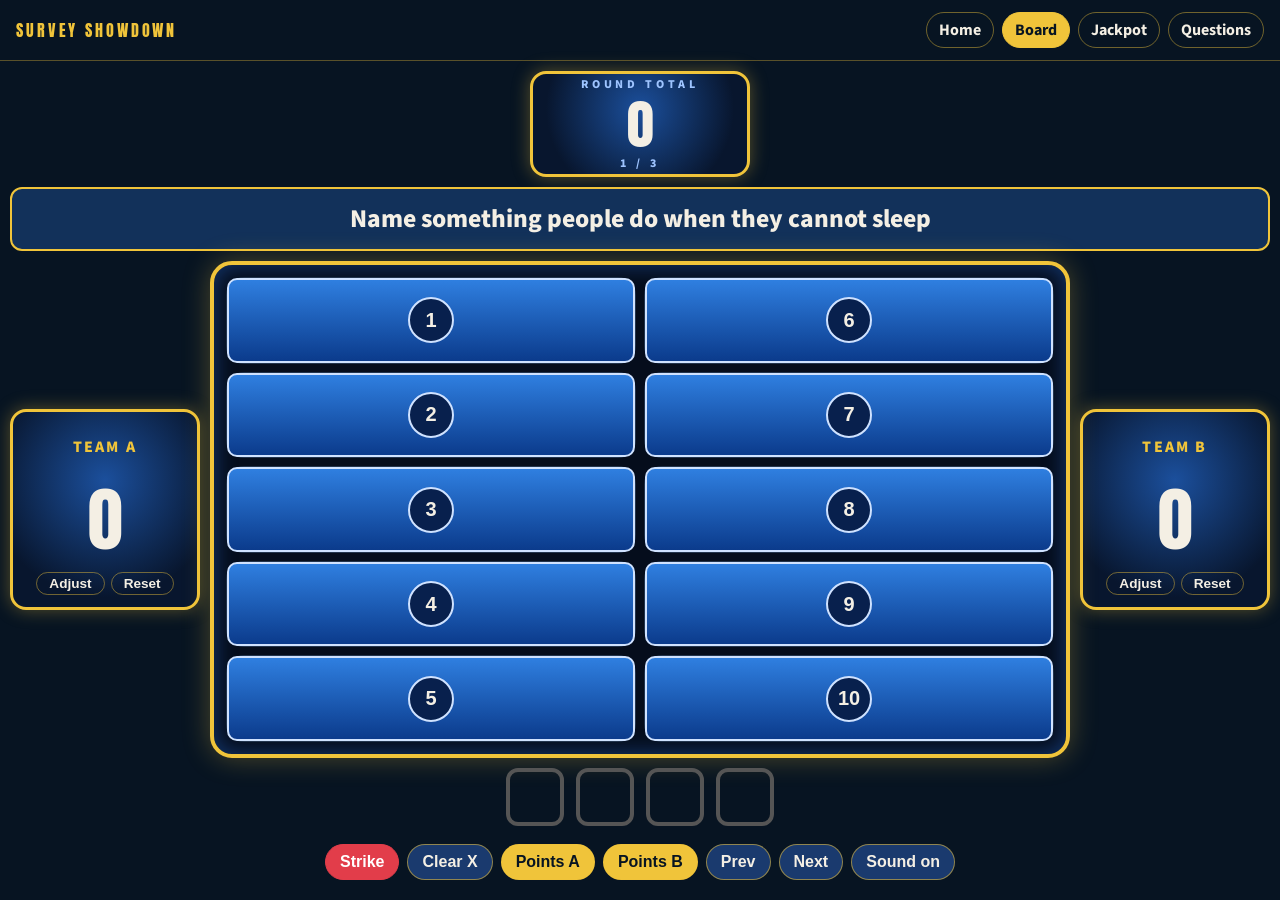
<file: board.html>
<!DOCTYPE html>
<html lang="en">
<head>
  <meta charset="UTF-8" />
  <meta name="viewport" content="width=device-width, initial-scale=1" />
  <title>Board · Survey Showdown</title>
  <link rel="preconnect" href="https://fonts.googleapis.com" />
  <link href="https://fonts.googleapis.com/css2?family=Anton&family=Source+Sans+3:wght@400;700;800&display=swap" rel="stylesheet" />
  <style>
:root {
  --navy: #071422;
  --panel: #10243f;
  --gold: #f0c43a;
  --cream: #f4efe4;
  --blue: #9ec4ff;
  --red: #e23d4a;
}
* { box-sizing: border-box; }
html, body { margin: 0; min-height: 100%; background: var(--navy); color: var(--cream); font-family: "Source Sans 3", "Segoe UI", sans-serif; }
a { color: inherit; }
.nav {
  display: flex; flex-wrap: wrap; justify-content: space-between; align-items: center; gap: 12px;
  padding: 12px 16px; border-bottom: 1px solid rgba(240,196,58,.35); background: rgba(7,20,34,.92);
}
.brand { font-family: Anton, Impact, sans-serif; letter-spacing: .18em; color: var(--gold); text-decoration: none; }
.links { display: flex; gap: 8px; }
.links a, button, .file-label {
  border: 1px solid rgba(240,196,58,.45); border-radius: 999px; padding: 6px 12px;
  text-decoration: none; font-weight: 700; background: transparent; color: var(--cream); cursor: pointer;
}
.links a.active, .gold { background: var(--gold); color: var(--navy); border-color: var(--gold); }
.wrap { max-width: 1040px; margin: 0 auto; padding: 28px 18px 48px; }
h1 { font-family: Anton, Impact, sans-serif; font-size: clamp(3.2rem, 10vw, 7rem); line-height: .9; color: var(--gold); margin: 8px 0; letter-spacing: .04em; }
.lede { max-width: 640px; font-size: 1.15rem; }
.center { text-align: center; }
.kicker { letter-spacing: .32em; font-size: .75rem; font-weight: 800; color: var(--blue); }
.row { display: flex; flex-wrap: wrap; gap: 10px; justify-content: center; margin-top: 22px; }
.cards { display: grid; gap: 14px; margin-top: 28px; }
@media (min-width: 800px) { .cards { grid-template-columns: repeat(3, 1fr); } }
.card, .panel { background: var(--panel); border: 1px solid rgba(255,255,255,.08); border-radius: 18px; padding: 16px; }
.num { font-family: Anton, Impact, sans-serif; font-size: 2.4rem; color: var(--gold); }
.keys { display: grid; gap: 6px; margin-top: 10px; }
@media (min-width: 700px) { .keys { grid-template-columns: 1fr 1fr; } }
label { display: block; font-size: .85rem; font-weight: 700; margin-top: 10px; }
input, textarea {
  width: 100%; margin-top: 4px; border-radius: 10px; border: 1px solid rgba(255,255,255,.16);
  background: var(--navy); color: var(--cream); padding: 8px 10px; font: inherit;
}
.grid8 { display: grid; grid-template-columns: 1fr 5.5rem; gap: 8px; margin-top: 8px; }
.q { background: #071422; border-radius: 12px; padding: 12px; margin-top: 10px; }
.actions { display: flex; gap: 8px; margin-top: 8px; flex-wrap: wrap; }
.note { color: var(--gold); min-height: 1.2em; }
.board-page { min-height: 100vh; display: flex; flex-direction: column; }
.stage { max-width: 1280px; margin: 0 auto; width: 100%; padding: 10px; display: flex; flex-direction: column; gap: 10px; flex: 1; }
.bank, .team {
  border: 3px solid var(--gold); border-radius: 16px; text-align: center;
  background: radial-gradient(circle at 50% 35%, #1b4f9c, #08162e 75%);
  box-shadow: 0 0 18px rgba(240,196,58,.35);
}
.bank { align-self: center; min-width: 220px; padding: 2px 24px; }
.bank strong { display: block; font-family: Anton, Impact, sans-serif; font-weight: 400; font-size: clamp(2rem, 6vh, 3.4rem); line-height: 1.15; }
.arena {
  flex: 1; min-height: 0; display: grid; gap: 10px;
  grid-template-columns: minmax(150px, 190px) minmax(0, 1fr) minmax(150px, 190px);
  grid-template-areas: "left board right";
}
.team { align-self: center; min-width: 0; padding: 12px 8px; }
.team-left { grid-area: left; }
.team-right { grid-area: right; }
.team input { border: 0; text-align: center; font-weight: 800; letter-spacing: .14em; color: var(--gold); background: transparent; }
.team strong { display: block; font-family: Anton, Impact, sans-serif; font-weight: 400; font-size: clamp(2.4rem, 6vw, 4.4rem); }
.score-btns { display: flex; flex-wrap: wrap; justify-content: center; gap: 6px; }
.score-btns button { font-size: .85rem; padding: 3px 12px; }
.frame {
  grid-area: board; min-height: 0; min-width: 0; display: flex; padding: 12px;
  border: 4px solid var(--gold); border-radius: 22px; background: #050d1c;
  box-shadow: 0 0 28px rgba(240,196,58,.3), inset 0 0 22px rgba(40,110,220,.45);
}
.question { border: 2px solid var(--gold); background: #12315a; border-radius: 12px; text-align: center; font-weight: 800; font-size: clamp(1.05rem, 2.4vw, 1.6rem); padding: 12px; }
body.board-page { height: 100vh; overflow: hidden; }
.board-page .stage { min-height: 0; height: 100%; }
.slots {
  flex: 1; min-height: 0; display: grid; gap: 8px;
  grid-template-columns: repeat(2, minmax(0, 1fr)); grid-template-rows: repeat(5, minmax(0, 1fr)); grid-auto-flow: column;
}
.slot {
  display: block; width: 100%; height: 100%; min-height: 0; padding: 0; border: 0; border-radius: 10px;
  background: transparent; color: inherit; perspective: 800px;
}
.slot .card { display: block; position: relative; width: 100%; height: 100%; transform-style: preserve-3d; transition: transform .7s cubic-bezier(.3,.7,.3,1.2); }
.slot.on .card { transform: rotateX(-180deg); }
.slot .face {
  position: absolute; inset: 0; display: flex; align-items: center; justify-content: center; overflow: hidden;
  border: 2px solid #cfe2ff; border-radius: 10px; backface-visibility: hidden; -webkit-backface-visibility: hidden;
}
.slot .front { background: linear-gradient(#2f7fe0, #0b3b8c); }
.slot .back { transform: rotateX(180deg); justify-content: space-between; gap: 8px; padding-left: 12px; border-color: var(--gold); background: linear-gradient(#1c62c4, #082a66); }
.slot .n {
  display: flex; align-items: center; justify-content: center; height: 72%; max-height: 46px; aspect-ratio: 1;
  border-radius: 50%; border: 2px solid #cfe2ff; background: #08204d; font-size: 1.25rem; font-weight: 900;
}
.slot .text { flex: 1; min-width: 0; text-align: center; font-weight: 800; text-transform: uppercase; line-height: 1.05; font-size: clamp(.9rem, 1.8vw, 1.35rem); }
.slot .pts { align-self: stretch; display: flex; align-items: center; justify-content: center; min-width: 52px; background: #05152f; color: var(--gold); font-size: 1.4rem; font-weight: 900; }
.slot.empty .front { opacity: .45; }
@media (max-width: 759px) {
  .arena { grid-template-columns: 1fr 1fr; grid-template-rows: auto minmax(0, 1fr); grid-template-areas: "left right" "board board"; }
  .team { padding: 4px; }
  .frame { padding: 6px; }
  .slots { gap: 5px; }
  .slot .back { padding-left: 4px; gap: 3px; }
  .slot .text { font-size: .75rem; }
  .slot .n { font-size: .75rem; height: 80%; }
  .slot .pts { min-width: 28px; font-size: .9rem; }
}
@media (prefers-reduced-motion: reduce) { .slot .card { transition: none; } }
.strikes { display: flex; justify-content: center; gap: 12px; }
.x {
  width: 58px; height: 58px; border: 4px solid #555; border-radius: 12px; display: flex; align-items: center; justify-content: center;
  font-size: 2rem; font-weight: 900; color: transparent;
}
.x.on { border-color: var(--red); color: var(--red); background: #2a0a0a; }
.bigx { position: fixed; inset: 0; z-index: 20; display: none; align-items: center; justify-content: center; gap: 2.5vw; pointer-events: none; }
.bigx.show { display: flex; }
.bigx-box {
  position: relative; flex: 0 0 auto; width: min(21vw, 45vh); aspect-ratio: 1;
  background: var(--red); border: .8vmin solid #fff; border-radius: 2.5vmin; box-shadow: 0 0 6vmin rgba(0,0,0,.75);
}
.bigx-box::before, .bigx-box::after {
  content: ""; position: absolute; top: 50%; left: 50%; width: 105%; height: 15%;
  background: #fff; border-radius: 99px; transform: translate(-50%, -50%) rotate(45deg);
}
.bigx-box::after { transform: translate(-50%, -50%) rotate(-45deg); }
.flash { position: fixed; top: 38%; left: 50%; transform: translateX(-50%); font-size: 5rem; font-weight: 900; color: var(--gold); pointer-events: none; display: none; }
.flash.show { display: block; }
.controls {
  position: sticky; bottom: 0; z-index: 5; flex: 0 0 auto;
  display: flex; flex-direction: column; gap: 8px; align-items: center;
  padding: 8px 4px 10px; background: #071422;
}
.controls .row-btns { display: flex; flex-wrap: wrap; gap: 8px; justify-content: center; }
.controls button {
  background: #1a3a6e; color: var(--cream); border-color: rgba(240,196,58,.55);
  padding: 8px 14px; font-size: 1rem;
}
.controls button.gold { background: var(--gold); color: var(--navy); }
.controls button.red { background: var(--red); color: white; border-color: var(--red); }
.red { background: var(--red); border-color: var(--red); }
.file-label input { display: none; }

</style>
</head>
<body data-page="board" class="board-page">
  <header class="nav">
    <a class="brand" href="index.html">SURVEY SHOWDOWN</a>
    <nav class="links">
      <a data-nav="home" href="index.html">Home</a>
      <a data-nav="board" href="board.html">Board</a>
      <a data-nav="jackpot" href="jackpot.html">Jackpot</a>
      <a data-nav="admin" href="admin.html">Questions</a>
    </nav>
  </header>
  <div class="stage">
    <div class="bank">
      <div class="kicker">ROUND TOTAL</div>
      <strong id="bank">0</strong>
      <div id="count" class="kicker">1 / 1</div>
    </div>
    <div id="question" class="question">Survey says...</div>
    <div class="arena">
      <div class="team team-left">
        <input id="left-name" aria-label="Team A name" value="TEAM A" />
        <strong id="left-score">0</strong>
        <div class="score-btns">
          <button type="button" data-adjust="left" aria-label="Adjust Team A score">Adjust</button>
          <button type="button" data-reset="left" aria-label="Reset Team A score">Reset</button>
        </div>
      </div>
      <div class="team team-right">
        <input id="right-name" aria-label="Team B name" value="TEAM B" />
        <strong id="right-score">0</strong>
        <div class="score-btns">
          <button type="button" data-adjust="right" aria-label="Adjust Team B score">Adjust</button>
          <button type="button" data-reset="right" aria-label="Reset Team B score">Reset</button>
        </div>
      </div>
      <div class="frame"><div id="slots" class="slots"></div></div>
    </div>
    <div class="strikes">
      <div class="x" data-strike="1">X</div>
      <div class="x" data-strike="2">X</div>
      <div class="x" data-strike="3">X</div>
      <div class="x" data-strike="4">X</div>
    </div>
    <div class="controls">
      <div class="row-btns">
        <button id="strike" class="red" type="button">Strike</button>
        <button id="clear" type="button">Clear X</button>
        <button id="points-a" class="gold" type="button">Points A</button>
        <button id="points-b" class="gold" type="button">Points B</button>
        <button id="prev" type="button">Prev</button>
        <button id="next" type="button">Next</button>
        <button id="mute" type="button">Sound on</button>
      </div>
    </div>
  </div>
  <div id="bigx" class="bigx" hidden></div>
  <div id="flash" class="flash" hidden></div>
  <script>
const KEY = "survey-showdown-v1";
const SETTINGS_KEY = "survey-showdown-settings";
const SCORES_KEY = "survey-showdown-scores";

const SAMPLES = [
  {
    id: "sample-sleep",
    question: "Name something people do when they cannot sleep",
    answers: [
      ["Count sheep", 28], ["Watch TV", 22], ["Read a book", 15], ["Warm milk", 12],
      ["Scroll a phone", 9], ["Listen to music", 6], ["Worry", 5], ["Get a snack", 3],
      ["Toss and turn", 2], ["Pray", 1],
    ],
  },
  {
    id: "sample-sick",
    question: "Name a reason people call in sick",
    answers: [
      ["Actually sick", 35], ["Need a day off", 18], ["Kids are home", 14], ["Doctor visit", 12],
      ["Too tired", 8], ["Bad weather", 6], ["Overslept", 4], ["Car trouble", 3],
      ["Appointment", 2], ["Migraine", 1],
    ],
  },
  {
    id: "sample-drawer",
    question: "Name something you find in a kitchen drawer",
    answers: [
      ["Utensils", 32], ["Junk mail", 20], ["Batteries", 14], ["Rubber bands", 10],
      ["Tape", 8], ["Scissors", 7], ["Takeout menus", 5], ["Matches", 4],
      ["Twist ties", 2], ["Coupons", 1],
    ],
  },
].map(pack);

function pack(row) {
  return {
    id: row.id,
    question: row.question,
    answers: row.answers.map(([text, points]) => ({ text, points })),
  };
}

function uid() {
  return Math.random().toString(36).slice(2, 10);
}

function loadSurveys() {
  try {
    const raw = localStorage.getItem(KEY);
    const parsed = raw ? JSON.parse(raw) : null;
    if (!Array.isArray(parsed) || !parsed.length) return SAMPLES;
    return parsed;
  } catch {
    return SAMPLES;
  }
}

function saveSurveys(list) {
  localStorage.setItem(KEY, JSON.stringify(list));
}

function loadSettings() {
  try {
    return JSON.parse(localStorage.getItem(SETTINGS_KEY) || "{}");
  } catch {
    return {};
  }
}

function normalize(input) {
  const answers = (input.answers || [])
    .map((a) => ({ text: String(a.text || "").trim(), points: Math.max(0, Math.round(Number(a.points) || 0)) }))
    .filter((a) => a.text)
    .sort((a, b) => b.points - a.points)
    .slice(0, 10);
  return { id: input.id || uid(), question: String(input.question || "").trim(), answers };
}

const audioBag = { ctx: null, muted: false };

function audio() {
  if (!audioBag.ctx) audioBag.ctx = new AudioContext();
  if (audioBag.ctx.state === "suspended") audioBag.ctx.resume();
  return audioBag.ctx;
}

function tone(freq, duration, type, gainValue, when = 0) {
  if (audioBag.muted) return;
  const a = audio();
  const osc = a.createOscillator();
  const gain = a.createGain();
  osc.type = type;
  osc.frequency.value = freq;
  const t = a.currentTime + when;
  gain.gain.setValueAtTime(0.0001, t);
  gain.gain.exponentialRampToValueAtTime(gainValue, t + 0.012);
  gain.gain.exponentialRampToValueAtTime(0.0001, t + duration);
  osc.connect(gain);
  gain.connect(a.destination);
  osc.start(t);
  osc.stop(t + duration + 0.02);
}

const clips = {
  correct: new Audio("sounds/correctanswer.mp3"),
  wrong: new Audio("sounds/wronganswer.mp3"),
};
Object.values(clips).forEach((clip) => { clip.preload = "auto"; });

function playClip(clip) {
  if (audioBag.muted) return;
  clip.currentTime = 0;
  clip.play().catch((err) => console.warn("Sound did not play:", err));
}

const sounds = {
  reveal() { playClip(clips.correct); },
  strike() { playClip(clips.wrong); },
  points() { [523, 659, 784, 1046].forEach((f, i) => tone(f, 0.26, "triangle", 0.22, i * 0.07)); },
  next() { tone(320, 0.14, "sine", 0.12); },
  toggle() {
    audioBag.muted = !audioBag.muted;
    if (audioBag.muted) Object.values(clips).forEach((clip) => clip.pause());
    return audioBag.muted;
  },
};

function nav(active) {
  document.querySelectorAll("[data-nav]").forEach((el) => {
    if (el.getAttribute("data-nav") === active) el.classList.add("active");
  });
}

function bootAdmin() {
  nav("admin");
  let surveys = loadSurveys();
  const settings = loadSettings();
  const question = document.querySelector("#question");
  const note = document.querySelector("#note");
  const list = document.querySelector("#list");
  const url = document.querySelector("#url");
  const key = document.querySelector("#key");
  const editing = { id: "" };
  url.value = settings.url || "";
  key.value = settings.anonKey || "";

  const inputs = [...document.querySelectorAll("[data-answer]")];
  const points = [...document.querySelectorAll("[data-points]")];

  function clearForm() {
    editing.id = "";
    question.value = "";
    inputs.forEach((el) => { el.value = ""; });
    points.forEach((el) => { el.value = ""; });
  }

  function render() {
    list.innerHTML = surveys.map((s) => `
      <article class="q">
        <strong>${escapeHtml(s.question)}</strong>
        <p>${escapeHtml(s.answers.map((a) => `${a.text} (${a.points})`).join(" · "))}</p>
        <div class="actions">
          <button type="button" data-edit="${s.id}">Edit</button>
          <button type="button" class="red" data-del="${s.id}">Delete</button>
        </div>
      </article>`).join("") || "<p>No questions yet.</p>";
  }

  document.querySelector("#form").addEventListener("submit", (e) => {
    e.preventDefault();
    const clean = normalize({
      id: editing.id,
      question: question.value,
      answers: inputs.map((el, i) => ({ text: el.value, points: points[i].value })),
    });
    if (!clean.question || !clean.answers.length) {
      note.textContent = "Add a question and at least one answer.";
      return;
    }
    surveys = surveys.some((s) => s.id === clean.id)
      ? surveys.map((s) => (s.id === clean.id ? clean : s))
      : [...surveys, clean];
    saveSurveys(surveys);
    clearForm();
    render();
    note.textContent = "Saved in this browser.";
  });

  list.addEventListener("click", (e) => {
    const edit = e.target.closest("[data-edit]");
    const del = e.target.closest("[data-del]");
    if (edit) {
      const found = surveys.find((s) => s.id === edit.dataset.edit);
      if (!found) return;
      editing.id = found.id;
      question.value = found.question;
      inputs.forEach((el, i) => { el.value = found.answers[i]?.text || ""; });
      points.forEach((el, i) => { el.value = found.answers[i]?.points || ""; });
      window.scrollTo({ top: 0, behavior: "smooth" });
    }
    if (del) {
      surveys = surveys.filter((s) => s.id !== del.dataset.del);
      saveSurveys(surveys);
      render();
    }
  });

  document.querySelector("#upload").addEventListener("click", async () => {
    const cloud = { url: url.value.trim(), anonKey: key.value.trim() };
    localStorage.setItem(SETTINGS_KEY, JSON.stringify(cloud));
    if (!cloud.url || !cloud.anonKey) return (note.textContent = "Add a Supabase URL and anon key.");
    const res = await fetch(cloud.url.replace(/\/+$/, "") + "/rest/v1/surveys", {
      method: "POST",
      headers: {
        apikey: cloud.anonKey,
        Authorization: "Bearer " + cloud.anonKey,
        "Content-Type": "application/json",
        Prefer: "resolution=merge-duplicates,return=minimal",
      },
      body: JSON.stringify(surveys),
    });
    note.textContent = res.ok ? "Uploaded to Supabase." : "Upload failed (" + res.status + ")";
  });

  document.querySelector("#download").addEventListener("click", async () => {
    const cloud = { url: url.value.trim(), anonKey: key.value.trim() };
    localStorage.setItem(SETTINGS_KEY, JSON.stringify(cloud));
    if (!cloud.url || !cloud.anonKey) return (note.textContent = "Add a Supabase URL and anon key.");
    const res = await fetch(cloud.url.replace(/\/+$/, "") + "/rest/v1/surveys?select=id,question,answers", {
      headers: { apikey: cloud.anonKey, Authorization: "Bearer " + cloud.anonKey },
    });
    if (!res.ok) return (note.textContent = "Download failed (" + res.status + ")");
    const rows = await res.json();
    surveys = rows.map(normalize).filter((s) => s.question);
    saveSurveys(surveys);
    render();
    note.textContent = "Loaded " + surveys.length + " surveys.";
  });

  document.querySelector("#export").addEventListener("click", () => {
    const blob = new Blob([JSON.stringify(surveys, null, 2)], { type: "application/json" });
    const href = URL.createObjectURL(blob);
    const a = document.createElement("a");
    a.href = href;
    a.download = "surveys.json";
    a.click();
    URL.revokeObjectURL(href);
  });

  document.querySelector("#import").addEventListener("change", (e) => {
    const file = e.target.files[0];
    if (!file) return;
    const reader = new FileReader();
    reader.onload = () => {
      surveys = JSON.parse(String(reader.result)).map(normalize).filter((s) => s.question);
      saveSurveys(surveys);
      render();
      note.textContent = "Imported " + surveys.length + " surveys.";
    };
    reader.readAsText(file);
  });

  render();
}

function escapeHtml(value) {
  return String(value).replace(/[&<>"']/g, (ch) => {
    const code = ch.charCodeAt(0);
    if (code === 38) return "&" + "amp;";
    if (code === 60) return "&" + "lt;";
    if (code === 62) return "&" + "gt;";
    if (code === 34) return "&" + "quot;";
    return "&" + "#39;";
  });
}

function bootBoard() {
  nav("board");
  const surveys = loadSurveys();
  let index = 0;
  let open = new Set();
  let strikes = 0;
  let bigxTimer = null;
  let scores = JSON.parse(localStorage.getItem(SCORES_KEY) || "null") || {
    leftName: "TEAM A", rightName: "TEAM B", leftScore: 0, rightScore: 0,
  };
  const question = document.querySelector("#question");
  const slots = document.querySelector("#slots");
  const count = document.querySelector("#count");
  const bank = document.querySelector("#bank");
  let built = false;
  const strikeEls = [...document.querySelectorAll("[data-strike]")];
  const bigx = document.querySelector("#bigx");
  const flash = document.querySelector("#flash");
  const leftName = document.querySelector("#left-name");
  const rightName = document.querySelector("#right-name");
  const leftScore = document.querySelector("#left-score");
  const rightScore = document.querySelector("#right-score");

  function paintScores() {
    leftName.value = scores.leftName;
    rightName.value = scores.rightName;
    leftScore.textContent = scores.leftScore;
    rightScore.textContent = scores.rightScore;
    localStorage.setItem(SCORES_KEY, JSON.stringify(scores));
  }

  function roundTotal() {
    let total = 0;
    open.forEach((i) => { total += surveys[index].answers[i].points; });
    return total;
  }

  function paint() {
    const survey = surveys[index];
    count.textContent = index + 1 + " / " + surveys.length;
    question.textContent = survey.question;
    if (!built) {
      slots.innerHTML = Array.from({ length: 10 }, (_, i) => {
        const answer = survey.answers[i];
        const front = `<span class="face front"><span class="n">${i + 1}</span></span>`;
        if (!answer) return `<div class="slot empty"><span class="card">${front}</span></div>`;
        return `<button type="button" class="slot" data-slot="${i}"><span class="card">${front}<span class="face back"><span class="text">${escapeHtml(answer.text)}</span><span class="pts">${answer.points}</span></span></span></button>`;
      }).join("");
      built = true;
      slots.offsetHeight;
    }
    slots.querySelectorAll("[data-slot]").forEach((el) => {
      el.classList.toggle("on", open.has(Number(el.dataset.slot)));
    });
    bank.textContent = roundTotal();
    strikeEls.forEach((el, i) => el.classList.toggle("on", strikes > i));
    paintScores();
  }

  function reveal(i) {
    const survey = surveys[index];
    if (!survey.answers[i] || open.has(i)) return;
    open.add(i);
    sounds.reveal();
    paint();
  }

  /* One red box per strike so far, centered on screen. */
  function showStrikes() {
    bigx.innerHTML = '<div class="bigx-box" role="img" aria-label="X"></div>'.repeat(strikes);
    bigx.classList.add("show");
    clearTimeout(bigxTimer);
    bigxTimer = setTimeout(() => { bigx.classList.remove("show"); }, 1500);
  }

  function addStrike() {
    if (strikes >= 4) return;
    strikes += 1;
    sounds.strike();
    showStrikes();
    paint();
  }

  function award(side) {
    const total = roundTotal();
    if (!total) return;
    scores[side] += total;
    sounds.points();
    flash.classList.add("show");
    flash.textContent = "+" + total;
    setTimeout(() => { flash.classList.remove("show"); }, 1100);
    paintScores();
  }

  function teamName(side) {
    return scores[side + "Name"];
  }

  function adjustScore(side) {
    const current = scores[side + "Score"];
    const input = window.prompt("New score for " + teamName(side) + ":", current);
    if (input === null) return;
    const value = input.trim();
    if (!/^\d+$/.test(value)) {
      window.alert("Enter a whole number, 0 or higher.");
      return;
    }
    scores[side + "Score"] = Number(value);
    paintScores();
  }

  function resetScore(side) {
    if (!window.confirm("Reset the score for " + teamName(side) + " to 0?")) return;
    scores[side + "Score"] = 0;
    paintScores();
  }

  function go(delta) {
    index = (index + delta + surveys.length) % surveys.length;
    open = new Set();
    strikes = 0;
    built = false;
    sounds.next();
    paint();
  }

  document.querySelectorAll("[data-adjust]").forEach((el) => {
    el.addEventListener("click", () => adjustScore(el.dataset.adjust));
  });
  document.querySelectorAll("[data-reset]").forEach((el) => {
    el.addEventListener("click", () => resetScore(el.dataset.reset));
  });
  slots.addEventListener("click", (e) => {
    const slot = e.target.closest("[data-slot]");
    if (slot) reveal(Number(slot.dataset.slot));
  });
  document.querySelector("#strike").addEventListener("click", addStrike);
  document.querySelector("#clear").addEventListener("click", () => { strikes = 0; paint(); });
  document.querySelector("#points-a").addEventListener("click", () => award("leftScore"));
  document.querySelector("#points-b").addEventListener("click", () => award("rightScore"));
  document.querySelector("#prev").addEventListener("click", () => go(-1));
  document.querySelector("#next").addEventListener("click", () => go(1));
  document.querySelector("#mute").addEventListener("click", (e) => {
    e.currentTarget.textContent = sounds.toggle() ? "Sound off" : "Sound on";
  });
  leftName.addEventListener("input", () => { scores.leftName = leftName.value.toUpperCase(); paintScores(); });
  rightName.addEventListener("input", () => { scores.rightName = rightName.value.toUpperCase(); paintScores(); });

  window.addEventListener("keydown", (e) => {
    if (e.target.tagName === "INPUT" || e.target.tagName === "TEXTAREA") return;
    const key = e.key.toLowerCase();
    if (key >= "1" && key <= "9") reveal(Number(key) - 1);
    if (key === "0") reveal(9);
    if (key === " " || key === "x") { e.preventDefault(); addStrike(); }
    if (key === "n" || key === "arrowright") go(1);
    if (key === "arrowleft") go(-1);
    if (key === "r") { strikes = 0; paint(); }
    if (key === "s") award(e.shiftKey ? "rightScore" : "leftScore");
    if (key === "m") document.querySelector("#mute").click();
    if (key === "f") {
      if (!document.fullscreenElement) document.documentElement.requestFullscreen();
      else document.exitFullscreen();
    }
  });

  if (!surveys.length) {
    question.textContent = "Add a question first.";
    return;
  }
  paint();
}

document.addEventListener("DOMContentLoaded", () => {
  const page = document.body.dataset.page;
  if (page === "admin") bootAdmin();
  if (page === "board") bootBoard();
  if (page === "home") nav("home");
});

</script>
</body>
</html>
</file>
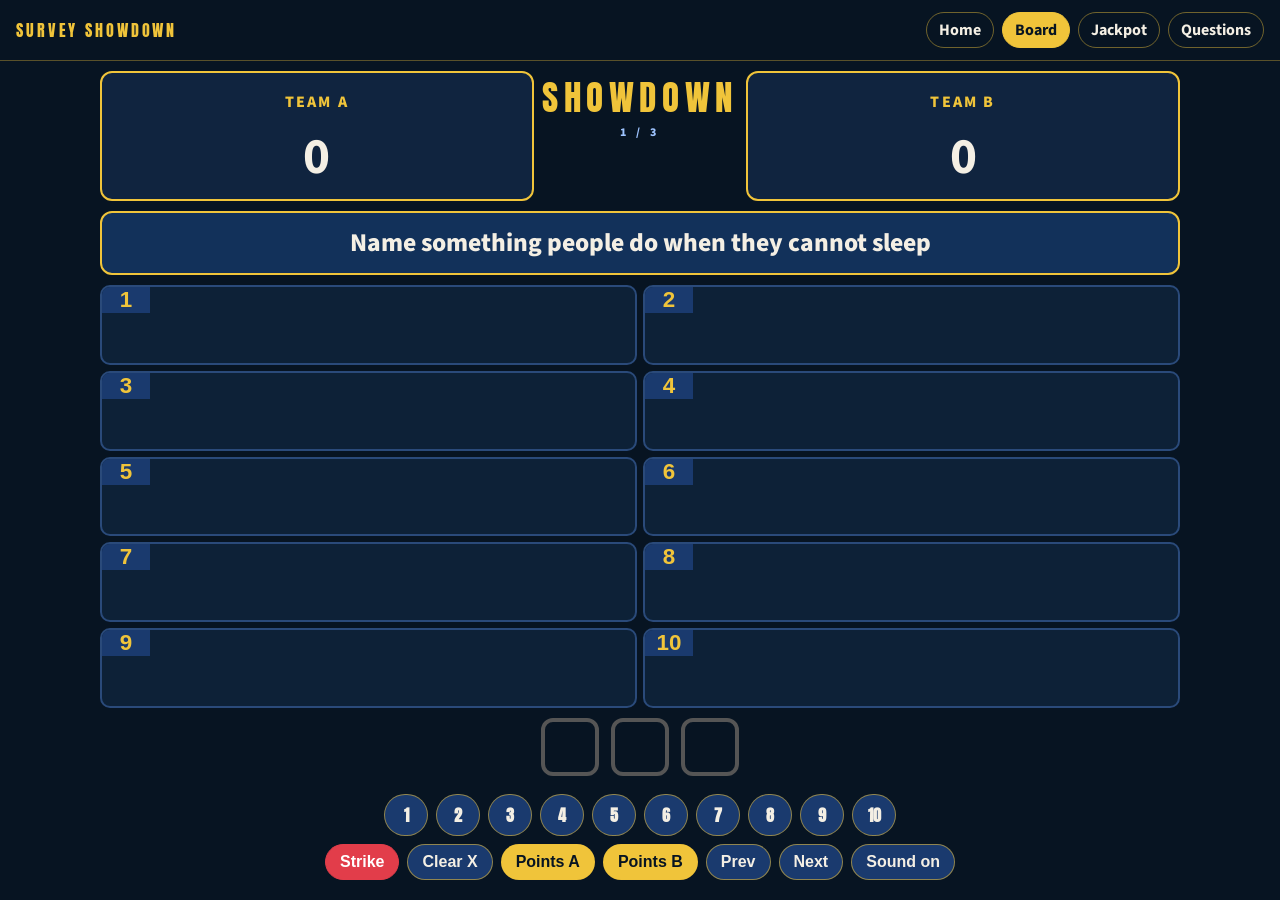
<file: survey-showdown-site/board.html>
<!DOCTYPE html>
<html lang="en">
<head>
  <meta charset="UTF-8" />
  <meta name="viewport" content="width=device-width, initial-scale=1" />
  <title>Board · Survey Showdown</title>
  <link rel="preconnect" href="https://fonts.googleapis.com" />
  <link href="https://fonts.googleapis.com/css2?family=Anton&family=Source+Sans+3:wght@400;700;800&display=swap" rel="stylesheet" />
  <style>
:root {
  --navy: #071422;
  --panel: #10243f;
  --gold: #f0c43a;
  --cream: #f4efe4;
  --blue: #9ec4ff;
  --red: #e23d4a;
}
* { box-sizing: border-box; }
html, body { margin: 0; min-height: 100%; background: var(--navy); color: var(--cream); font-family: "Source Sans 3", "Segoe UI", sans-serif; }
a { color: inherit; }
.nav {
  display: flex; flex-wrap: wrap; justify-content: space-between; align-items: center; gap: 12px;
  padding: 12px 16px; border-bottom: 1px solid rgba(240,196,58,.35); background: rgba(7,20,34,.92);
}
.brand { font-family: Anton, Impact, sans-serif; letter-spacing: .18em; color: var(--gold); text-decoration: none; }
.links { display: flex; gap: 8px; }
.links a, button, .file-label {
  border: 1px solid rgba(240,196,58,.45); border-radius: 999px; padding: 6px 12px;
  text-decoration: none; font-weight: 700; background: transparent; color: var(--cream); cursor: pointer;
}
.links a.active, .gold { background: var(--gold); color: var(--navy); border-color: var(--gold); }
.wrap { max-width: 1040px; margin: 0 auto; padding: 28px 18px 48px; }
h1 { font-family: Anton, Impact, sans-serif; font-size: clamp(3.2rem, 10vw, 7rem); line-height: .9; color: var(--gold); margin: 8px 0; letter-spacing: .04em; }
.lede { max-width: 640px; font-size: 1.15rem; }
.center { text-align: center; }
.kicker { letter-spacing: .32em; font-size: .75rem; font-weight: 800; color: var(--blue); }
.row { display: flex; flex-wrap: wrap; gap: 10px; justify-content: center; margin-top: 22px; }
.cards { display: grid; gap: 14px; margin-top: 28px; }
@media (min-width: 800px) { .cards { grid-template-columns: repeat(3, 1fr); } }
.card, .panel { background: var(--panel); border: 1px solid rgba(255,255,255,.08); border-radius: 18px; padding: 16px; }
.num { font-family: Anton, Impact, sans-serif; font-size: 2.4rem; color: var(--gold); }
.keys { display: grid; gap: 6px; margin-top: 10px; }
@media (min-width: 700px) { .keys { grid-template-columns: 1fr 1fr; } }
label { display: block; font-size: .85rem; font-weight: 700; margin-top: 10px; }
input, textarea {
  width: 100%; margin-top: 4px; border-radius: 10px; border: 1px solid rgba(255,255,255,.16);
  background: var(--navy); color: var(--cream); padding: 8px 10px; font: inherit;
}
.grid8 { display: grid; grid-template-columns: 1fr 5.5rem; gap: 8px; margin-top: 8px; }
.q { background: #071422; border-radius: 12px; padding: 12px; margin-top: 10px; }
.actions { display: flex; gap: 8px; margin-top: 8px; flex-wrap: wrap; }
.note { color: var(--gold); min-height: 1.2em; }
.board-page { min-height: 100vh; display: flex; flex-direction: column; }
.stage { max-width: 1100px; margin: 0 auto; width: 100%; padding: 10px; display: flex; flex-direction: column; gap: 10px; flex: 1; }
.scoreline { display: grid; grid-template-columns: 1fr auto 1fr; gap: 8px; align-items: stretch; }
.team { border: 2px solid var(--gold); border-radius: 12px; text-align: center; background: #10243f; padding: 6px; }
.team input { border: 0; text-align: center; font-weight: 800; letter-spacing: .14em; color: var(--gold); background: transparent; }
.team strong { display: block; font-size: clamp(2rem, 5vw, 3.2rem); }
.logo { font-family: Anton, Impact, sans-serif; color: var(--gold); letter-spacing: .16em; font-size: clamp(1.4rem, 3vw, 2.2rem); }
.question { border: 2px solid var(--gold); background: #12315a; border-radius: 12px; text-align: center; font-weight: 800; font-size: clamp(1.05rem, 2.4vw, 1.6rem); padding: 12px; }
body.board-page { height: 100vh; overflow: hidden; }
.board-page .stage { min-height: 0; height: 100%; }
.slots { flex: 1; min-height: 0; display: grid; gap: 6px; }
@media (min-width: 760px) {
  .slots { grid-template-columns: 1fr 1fr; grid-template-rows: repeat(5, minmax(0, 1fr)); }
}
.slot {
  min-height: 0; height: 100%; display: flex; border: 2px solid #2a4a7a; background: #0d2137; border-radius: 10px;
  overflow: hidden; color: inherit; text-align: left; padding: 0; width: 100%;
}
.slot.on { border-color: var(--gold); box-shadow: 0 0 16px rgba(240,196,58,.35); }
.slot .n { width: 48px; display: flex; align-items: center; justify-content: center; background: #1a3a6e; color: var(--gold); font-size: 1.4rem; font-weight: 900; }
.slot .body { flex: 1; display: flex; align-items: center; justify-content: space-between; padding: 0 12px; font-weight: 800; text-transform: uppercase; }
.slot .body span { opacity: 0; }
.slot.on .body span { opacity: 1; }
.slot .pts { color: var(--gold); font-size: 1.3rem; }
.slot.empty { opacity: .25; }
.strikes { display: flex; justify-content: center; gap: 12px; }
.x {
  width: 58px; height: 58px; border: 4px solid #555; border-radius: 12px; display: flex; align-items: center; justify-content: center;
  font-size: 2rem; font-weight: 900; color: transparent;
}
.x.on { border-color: var(--red); color: var(--red); background: #2a0a0a; }
.bigx { position: fixed; inset: 0; display: none; align-items: center; justify-content: center; font-size: 40vw; font-weight: 900; color: var(--red); pointer-events: none; }
.bigx.show { display: flex; }
.flash { position: fixed; top: 38%; left: 50%; transform: translateX(-50%); font-size: 5rem; font-weight: 900; color: var(--gold); pointer-events: none; display: none; }
.flash.show { display: block; }
.controls {
  position: sticky; bottom: 0; z-index: 5; flex: 0 0 auto;
  display: flex; flex-direction: column; gap: 8px; align-items: center;
  padding: 8px 4px 10px; background: #071422;
}
.controls .row-btns { display: flex; flex-wrap: wrap; gap: 8px; justify-content: center; }
.controls button {
  background: #1a3a6e; color: var(--cream); border-color: rgba(240,196,58,.55);
  padding: 8px 14px; font-size: 1rem;
}
.controls button.gold { background: var(--gold); color: var(--navy); }
.controls button.red { background: var(--red); color: white; border-color: var(--red); }
.controls button.num { min-width: 44px; padding-inline: 0; }
.red { background: var(--red); border-color: var(--red); }
.file-label input { display: none; }

</style>
</head>
<body data-page="board" class="board-page">
  <header class="nav">
    <a class="brand" href="index.html">SURVEY SHOWDOWN</a>
    <nav class="links">
      <a data-nav="home" href="index.html">Home</a>
      <a data-nav="board" href="board.html">Board</a>
      <a data-nav="jackpot" href="jackpot.html">Jackpot</a>
      <a data-nav="admin" href="admin.html">Questions</a>
    </nav>
  </header>
  <div class="stage">
    <div class="scoreline">
      <div class="team">
        <input id="left-name" aria-label="Team A name" value="TEAM A" />
        <strong id="left-score">0</strong>
      </div>
      <div style="text-align:center">
        <div class="logo">SHOWDOWN</div>
        <div id="count" class="kicker">1 / 1</div>
      </div>
      <div class="team">
        <input id="right-name" aria-label="Team B name" value="TEAM B" />
        <strong id="right-score">0</strong>
      </div>
    </div>
    <div id="question" class="question">Survey says...</div>
    <div id="slots" class="slots"></div>
    <div class="strikes">
      <div class="x" data-strike="1">X</div>
      <div class="x" data-strike="2">X</div>
      <div class="x" data-strike="3">X</div>
    </div>
    <div class="controls">
      <div class="row-btns" id="reveal-row">
        <button class="num" type="button" data-reveal="0">1</button>
        <button class="num" type="button" data-reveal="1">2</button>
        <button class="num" type="button" data-reveal="2">3</button>
        <button class="num" type="button" data-reveal="3">4</button>
        <button class="num" type="button" data-reveal="4">5</button>
        <button class="num" type="button" data-reveal="5">6</button>
        <button class="num" type="button" data-reveal="6">7</button>
        <button class="num" type="button" data-reveal="7">8</button>
        <button class="num" type="button" data-reveal="8">9</button>
        <button class="num" type="button" data-reveal="9">10</button>
      </div>
      <div class="row-btns">
        <button id="strike" class="red" type="button">Strike</button>
        <button id="clear" type="button">Clear X</button>
        <button id="points-a" class="gold" type="button">Points A</button>
        <button id="points-b" class="gold" type="button">Points B</button>
        <button id="prev" type="button">Prev</button>
        <button id="next" type="button">Next</button>
        <button id="mute" type="button">Sound on</button>
      </div>
    </div>
  </div>
  <div id="bigx" class="bigx" hidden>X</div>
  <div id="flash" class="flash" hidden></div>
  <script>
const KEY = "survey-showdown-v1";
const SETTINGS_KEY = "survey-showdown-settings";
const SCORES_KEY = "survey-showdown-scores";

const SAMPLES = [
  {
    id: "sample-sleep",
    question: "Name something people do when they cannot sleep",
    answers: [
      ["Count sheep", 28], ["Watch TV", 22], ["Read a book", 15], ["Warm milk", 12],
      ["Scroll a phone", 9], ["Listen to music", 6], ["Worry", 5], ["Get a snack", 3],
      ["Toss and turn", 2], ["Pray", 1],
    ],
  },
  {
    id: "sample-sick",
    question: "Name a reason people call in sick",
    answers: [
      ["Actually sick", 35], ["Need a day off", 18], ["Kids are home", 14], ["Doctor visit", 12],
      ["Too tired", 8], ["Bad weather", 6], ["Overslept", 4], ["Car trouble", 3],
      ["Appointment", 2], ["Migraine", 1],
    ],
  },
  {
    id: "sample-drawer",
    question: "Name something you find in a kitchen drawer",
    answers: [
      ["Utensils", 32], ["Junk mail", 20], ["Batteries", 14], ["Rubber bands", 10],
      ["Tape", 8], ["Scissors", 7], ["Takeout menus", 5], ["Matches", 4],
      ["Twist ties", 2], ["Coupons", 1],
    ],
  },
].map(pack);

function pack(row) {
  return {
    id: row.id,
    question: row.question,
    answers: row.answers.map(([text, points]) => ({ text, points })),
  };
}

function uid() {
  return Math.random().toString(36).slice(2, 10);
}

function loadSurveys() {
  try {
    const raw = localStorage.getItem(KEY);
    const parsed = raw ? JSON.parse(raw) : null;
    if (!Array.isArray(parsed) || !parsed.length) return SAMPLES;
    return parsed;
  } catch {
    return SAMPLES;
  }
}

function saveSurveys(list) {
  localStorage.setItem(KEY, JSON.stringify(list));
}

function loadSettings() {
  try {
    return JSON.parse(localStorage.getItem(SETTINGS_KEY) || "{}");
  } catch {
    return {};
  }
}

function normalize(input) {
  const answers = (input.answers || [])
    .map((a) => ({ text: String(a.text || "").trim(), points: Math.max(0, Math.round(Number(a.points) || 0)) }))
    .filter((a) => a.text)
    .sort((a, b) => b.points - a.points)
    .slice(0, 10);
  return { id: input.id || uid(), question: String(input.question || "").trim(), answers };
}

const audioBag = { ctx: null, muted: false };

function audio() {
  if (!audioBag.ctx) audioBag.ctx = new AudioContext();
  if (audioBag.ctx.state === "suspended") audioBag.ctx.resume();
  return audioBag.ctx;
}

function tone(freq, duration, type, gainValue, when = 0) {
  if (audioBag.muted) return;
  const a = audio();
  const osc = a.createOscillator();
  const gain = a.createGain();
  osc.type = type;
  osc.frequency.value = freq;
  const t = a.currentTime + when;
  gain.gain.setValueAtTime(0.0001, t);
  gain.gain.exponentialRampToValueAtTime(gainValue, t + 0.012);
  gain.gain.exponentialRampToValueAtTime(0.0001, t + duration);
  osc.connect(gain);
  gain.connect(a.destination);
  osc.start(t);
  osc.stop(t + duration + 0.02);
}

const sounds = {
  reveal() { tone(880, 0.16, "sine", 0.28); tone(1175, 0.32, "sine", 0.22, 0.06); },
  strike() { tone(110, 0.42, "sawtooth", 0.22); tone(78, 0.4, "square", 0.12); },
  points() { [523, 659, 784, 1046].forEach((f, i) => tone(f, 0.26, "triangle", 0.22, i * 0.07)); },
  next() { tone(320, 0.14, "sine", 0.12); },
  toggle() { audioBag.muted = !audioBag.muted; return audioBag.muted; },
};

function nav(active) {
  document.querySelectorAll("[data-nav]").forEach((el) => {
    if (el.getAttribute("data-nav") === active) el.classList.add("active");
  });
}

function bootAdmin() {
  nav("admin");
  let surveys = loadSurveys();
  const settings = loadSettings();
  const question = document.querySelector("#question");
  const note = document.querySelector("#note");
  const list = document.querySelector("#list");
  const url = document.querySelector("#url");
  const key = document.querySelector("#key");
  const editing = { id: "" };
  url.value = settings.url || "";
  key.value = settings.anonKey || "";

  const inputs = [...document.querySelectorAll("[data-answer]")];
  const points = [...document.querySelectorAll("[data-points]")];

  function clearForm() {
    editing.id = "";
    question.value = "";
    inputs.forEach((el) => { el.value = ""; });
    points.forEach((el) => { el.value = ""; });
  }

  function render() {
    list.innerHTML = surveys.map((s) => `
      <article class="q">
        <strong>${escapeHtml(s.question)}</strong>
        <p>${escapeHtml(s.answers.map((a) => `${a.text} (${a.points})`).join(" · "))}</p>
        <div class="actions">
          <button type="button" data-edit="${s.id}">Edit</button>
          <button type="button" class="red" data-del="${s.id}">Delete</button>
        </div>
      </article>`).join("") || "<p>No questions yet.</p>";
  }

  document.querySelector("#form").addEventListener("submit", (e) => {
    e.preventDefault();
    const clean = normalize({
      id: editing.id,
      question: question.value,
      answers: inputs.map((el, i) => ({ text: el.value, points: points[i].value })),
    });
    if (!clean.question || !clean.answers.length) {
      note.textContent = "Add a question and at least one answer.";
      return;
    }
    surveys = surveys.some((s) => s.id === clean.id)
      ? surveys.map((s) => (s.id === clean.id ? clean : s))
      : [...surveys, clean];
    saveSurveys(surveys);
    clearForm();
    render();
    note.textContent = "Saved in this browser.";
  });

  list.addEventListener("click", (e) => {
    const edit = e.target.closest("[data-edit]");
    const del = e.target.closest("[data-del]");
    if (edit) {
      const found = surveys.find((s) => s.id === edit.dataset.edit);
      if (!found) return;
      editing.id = found.id;
      question.value = found.question;
      inputs.forEach((el, i) => { el.value = found.answers[i]?.text || ""; });
      points.forEach((el, i) => { el.value = found.answers[i]?.points || ""; });
      window.scrollTo({ top: 0, behavior: "smooth" });
    }
    if (del) {
      surveys = surveys.filter((s) => s.id !== del.dataset.del);
      saveSurveys(surveys);
      render();
    }
  });

  document.querySelector("#upload").addEventListener("click", async () => {
    const cloud = { url: url.value.trim(), anonKey: key.value.trim() };
    localStorage.setItem(SETTINGS_KEY, JSON.stringify(cloud));
    if (!cloud.url || !cloud.anonKey) return (note.textContent = "Add a Supabase URL and anon key.");
    const res = await fetch(cloud.url.replace(/\/+$/, "") + "/rest/v1/surveys", {
      method: "POST",
      headers: {
        apikey: cloud.anonKey,
        Authorization: "Bearer " + cloud.anonKey,
        "Content-Type": "application/json",
        Prefer: "resolution=merge-duplicates,return=minimal",
      },
      body: JSON.stringify(surveys),
    });
    note.textContent = res.ok ? "Uploaded to Supabase." : "Upload failed (" + res.status + ")";
  });

  document.querySelector("#download").addEventListener("click", async () => {
    const cloud = { url: url.value.trim(), anonKey: key.value.trim() };
    localStorage.setItem(SETTINGS_KEY, JSON.stringify(cloud));
    if (!cloud.url || !cloud.anonKey) return (note.textContent = "Add a Supabase URL and anon key.");
    const res = await fetch(cloud.url.replace(/\/+$/, "") + "/rest/v1/surveys?select=id,question,answers", {
      headers: { apikey: cloud.anonKey, Authorization: "Bearer " + cloud.anonKey },
    });
    if (!res.ok) return (note.textContent = "Download failed (" + res.status + ")");
    const rows = await res.json();
    surveys = rows.map(normalize).filter((s) => s.question);
    saveSurveys(surveys);
    render();
    note.textContent = "Loaded " + surveys.length + " surveys.";
  });

  document.querySelector("#export").addEventListener("click", () => {
    const blob = new Blob([JSON.stringify(surveys, null, 2)], { type: "application/json" });
    const href = URL.createObjectURL(blob);
    const a = document.createElement("a");
    a.href = href;
    a.download = "surveys.json";
    a.click();
    URL.revokeObjectURL(href);
  });

  document.querySelector("#import").addEventListener("change", (e) => {
    const file = e.target.files[0];
    if (!file) return;
    const reader = new FileReader();
    reader.onload = () => {
      surveys = JSON.parse(String(reader.result)).map(normalize).filter((s) => s.question);
      saveSurveys(surveys);
      render();
      note.textContent = "Imported " + surveys.length + " surveys.";
    };
    reader.readAsText(file);
  });

  render();
}

function escapeHtml(value) {
  return String(value).replace(/[&<>"']/g, (ch) => {
    const code = ch.charCodeAt(0);
    if (code === 38) return "&" + "amp;";
    if (code === 60) return "&" + "lt;";
    if (code === 62) return "&" + "gt;";
    if (code === 34) return "&" + "quot;";
    return "&" + "#39;";
  });
}

function bootBoard() {
  nav("board");
  const surveys = loadSurveys();
  let index = 0;
  let open = new Set();
  let strikes = 0;
  let scores = JSON.parse(localStorage.getItem(SCORES_KEY) || "null") || {
    leftName: "TEAM A", rightName: "TEAM B", leftScore: 0, rightScore: 0,
  };
  const question = document.querySelector("#question");
  const slots = document.querySelector("#slots");
  const count = document.querySelector("#count");
  const strikeEls = [...document.querySelectorAll("[data-strike]")];
  const bigx = document.querySelector("#bigx");
  const flash = document.querySelector("#flash");
  const leftName = document.querySelector("#left-name");
  const rightName = document.querySelector("#right-name");
  const leftScore = document.querySelector("#left-score");
  const rightScore = document.querySelector("#right-score");

  function paintScores() {
    leftName.value = scores.leftName;
    rightName.value = scores.rightName;
    leftScore.textContent = scores.leftScore;
    rightScore.textContent = scores.rightScore;
    localStorage.setItem(SCORES_KEY, JSON.stringify(scores));
  }

  function paint() {
    const survey = surveys[index];
    count.textContent = index + 1 + " / " + surveys.length;
    question.textContent = survey.question;
    slots.innerHTML = Array.from({ length: 10 }, (_, i) => {
      const answer = survey.answers[i];
      if (!answer) return `<div class="slot empty"><span class="n">${i + 1}</span></div>`;
      const on = open.has(i) ? " on" : "";
      return `<button class="slot${on}" data-slot="${i}"><span class="n">${i + 1}</span><span class="body"><span>${escapeHtml(answer.text)}</span><span class="pts">${answer.points}</span></span></button>`;
    }).join("");
    strikeEls.forEach((el, i) => el.classList.toggle("on", strikes > i));
    paintScores();
  }

  function reveal(i) {
    const survey = surveys[index];
    if (!survey.answers[i] || open.has(i)) return;
    open.add(i);
    sounds.reveal();
    paint();
  }

  function addStrike() {
    if (strikes >= 3) return;
    strikes += 1;
    sounds.strike();
    bigx.classList.add("show");
    setTimeout(() => { bigx.classList.remove("show"); }, 700);
    paint();
  }

  function award(side) {
    const survey = surveys[index];
    let total = 0;
    open.forEach((i) => { total += survey.answers[i].points; });
    if (!total) return;
    scores[side] += total;
    sounds.points();
    flash.classList.add("show");
    flash.textContent = "+" + total;
    setTimeout(() => { flash.classList.remove("show"); }, 1100);
    paintScores();
  }

  function go(delta) {
    index = (index + delta + surveys.length) % surveys.length;
    open = new Set();
    strikes = 0;
    sounds.next();
    paint();
  }

  document.querySelector("#reveal-row").addEventListener("click", (e) => {
    const hit = e.target.closest("[data-reveal]");
    if (hit) reveal(Number(hit.dataset.reveal));
  });
  slots.addEventListener("click", (e) => {
    const slot = e.target.closest("[data-slot]");
    if (slot) reveal(Number(slot.dataset.slot));
  });
  document.querySelector("#strike").addEventListener("click", addStrike);
  document.querySelector("#clear").addEventListener("click", () => { strikes = 0; paint(); });
  document.querySelector("#points-a").addEventListener("click", () => award("leftScore"));
  document.querySelector("#points-b").addEventListener("click", () => award("rightScore"));
  document.querySelector("#prev").addEventListener("click", () => go(-1));
  document.querySelector("#next").addEventListener("click", () => go(1));
  document.querySelector("#mute").addEventListener("click", (e) => {
    e.currentTarget.textContent = sounds.toggle() ? "Sound off" : "Sound on";
  });
  leftName.addEventListener("input", () => { scores.leftName = leftName.value.toUpperCase(); paintScores(); });
  rightName.addEventListener("input", () => { scores.rightName = rightName.value.toUpperCase(); paintScores(); });

  window.addEventListener("keydown", (e) => {
    if (e.target.tagName === "INPUT" || e.target.tagName === "TEXTAREA") return;
    const key = e.key.toLowerCase();
    if (key >= "1" && key <= "9") reveal(Number(key) - 1);
    if (key === "0") reveal(9);
    if (key === " " || key === "x") { e.preventDefault(); addStrike(); }
    if (key === "n" || key === "arrowright") go(1);
    if (key === "arrowleft") go(-1);
    if (key === "r") { strikes = 0; paint(); }
    if (key === "s") award(e.shiftKey ? "rightScore" : "leftScore");
    if (key === "m") document.querySelector("#mute").click();
    if (key === "f") {
      if (!document.fullscreenElement) document.documentElement.requestFullscreen();
      else document.exitFullscreen();
    }
  });

  if (!surveys.length) {
    question.textContent = "Add a question first.";
    return;
  }
  paint();
}

document.addEventListener("DOMContentLoaded", () => {
  const page = document.body.dataset.page;
  if (page === "admin") bootAdmin();
  if (page === "board") bootBoard();
  if (page === "home") nav("home");
});

</script>
</body>
</html>
</file>
